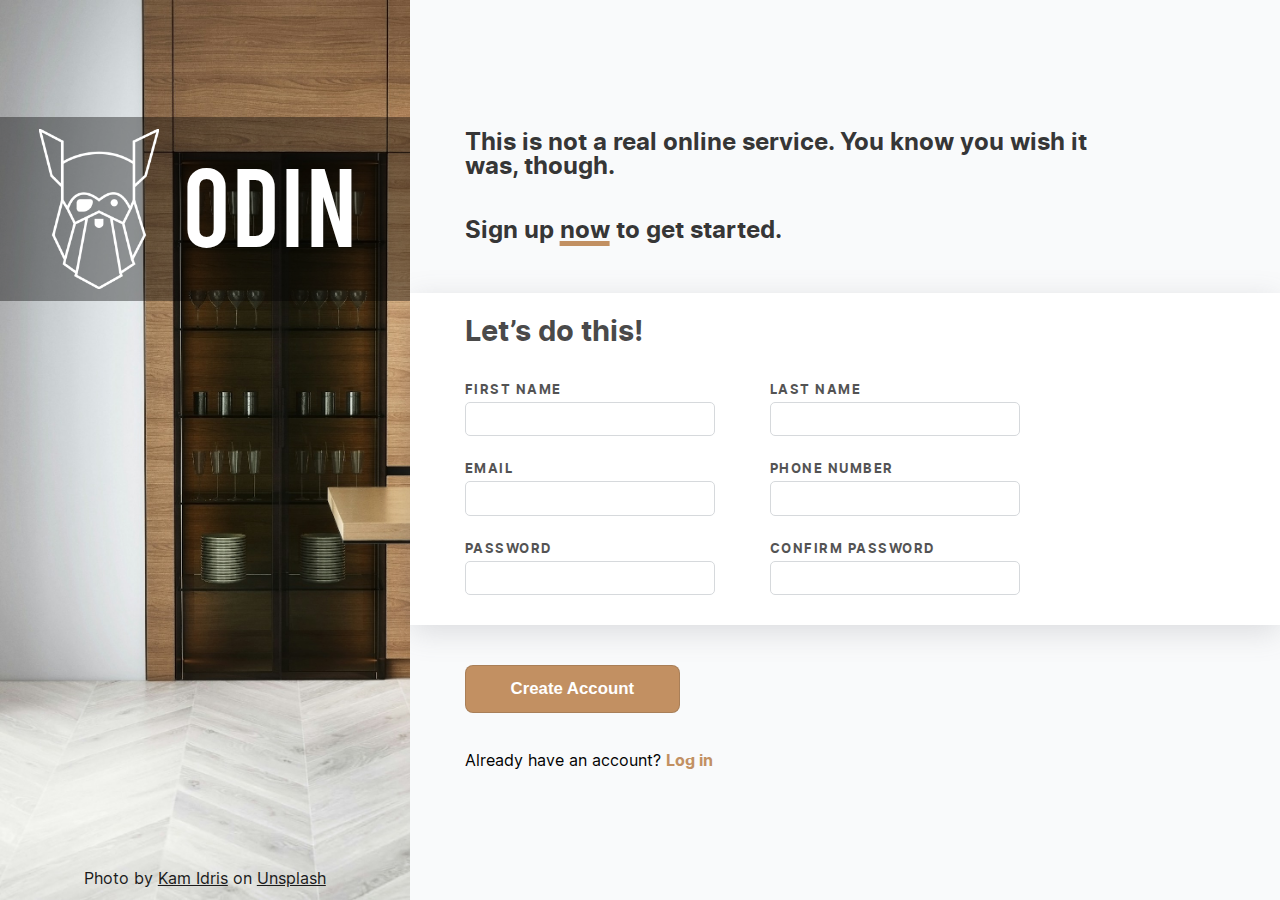
<file: index.html>
<!DOCTYPE html>
<html lang="en">

<head>
    <meta charset="UTF-8">
    <meta name="viewport" content="width=device-width, initial-scale=1.0">
    <title>Sign up</title>
    <link rel="stylesheet" href="style.css">
    <script src="javascript.js" defer></script>
</head>

<body>
    <div class="image-sidepanel">
        <div class="logo-container">
            <img src="imgs/odin-lined.png" alt="Odin project logo">
            <p>ODIN</p>
        </div>
        <p>Photo by
            <a href="https://unsplash.com/@ka_idris" target="_blank" rel="noopener noreferrer">Kam Idris</a>
            on <a href="https://unsplash.com" target="_blank" rel="noopener noreferrer">Unsplash</a>
        </p>
    </div>
    <div class="main-content">
        <h2>This is not a real online service. You know you wish it was, though.</h2>
        <h2>Sign up <span class="underlined">now</span> to get started.</h2>

        <form action="" method="post">
            <div class="form-body">
                <h2>Let&rsquo;s do this!</h2>
                <div class="form-row">
                    <div>
                        <label for="firstname">First name</label>
                        <input type="text" id="firstname" name="firstname" required>
                    </div>
                    <div>
                        <label for="lastname">Last name</label>
                        <input type="text" id="lastname" name="lastname" required>
                    </div>
                </div>

                <div class="form-row">
                    <div>
                        <label for="email">Email</label>
                        <input type="email" id="email" name="email" required>
                    </div>
                    <div>
                        <label for="tel">Phone number</label>
                        <input type="tel" id="tel" name="phonenumber" required>
                    </div>
                </div>

                <div class="form-row">
                    <div>
                        <label for="pass">Password</label>
                        <input type="password" id="pass" name="password" required>
                    </div>
                    <div>
                        <label for="confirmpass">Confirm password</label>
                        <input type="password" id="confirmpass" required>
                    </div>
                </div>
            </div>
            <button type="submit">Create Account</button>
        </form>

        <p class="login-text">Already have an account?
            <a href="/">Log in</a>
        </p>
    </div>

</body>

</html>
</file>
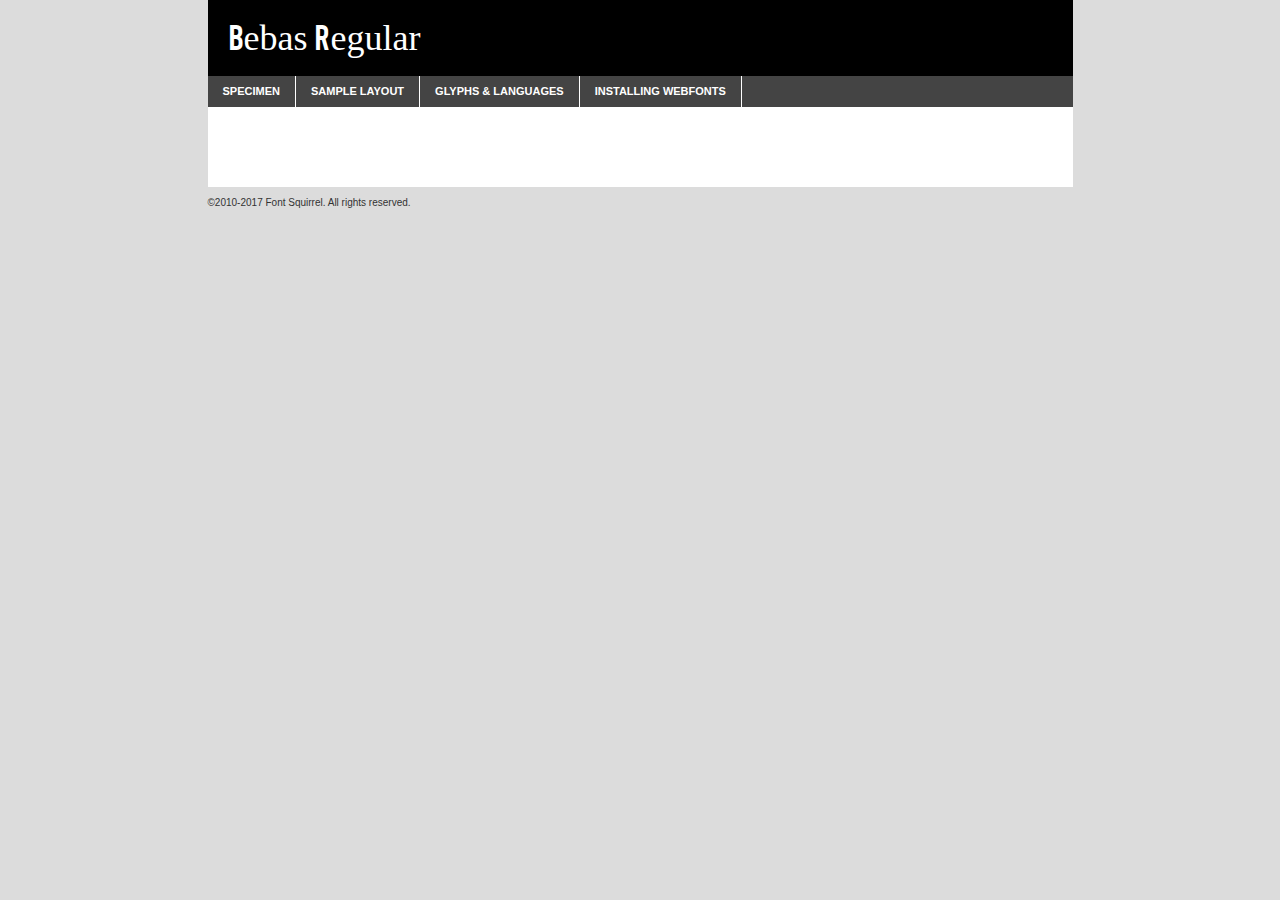
<file: fonts/bebas-regular-demo.html>
<!DOCTYPE html PUBLIC "-//W3C//DTD XHTML 1.0 Transitional//EN"
        "http://www.w3.org/TR/xhtml1/DTD/xhtml1-transitional.dtd">

<html xmlns="http://www.w3.org/1999/xhtml" xml:lang="en" lang="en">
<head>
    <meta http-equiv="Content-Type" content="text/html; charset=utf-8"/>
    <script src="http://ajax.googleapis.com/ajax/libs/jquery/1.7.2/jquery.min.js" type="text/javascript" charset="utf-8"></script>
    <script type="text/javascript">
		(function($) {
			$.fn.easyTabs = function(option) {
				var param = jQuery.extend({ fadeSpeed: 'fast', defaultContent: 1, activeClass: 'active' }, option);
				$(this).each(function() {
					var thisId = '#' + this.id;
					if ( param.defaultContent == '' )
					{
						param.defaultContent = 1;
					}
					if ( typeof param.defaultContent == 'number' )
					{
						var defaultTab = $(thisId + ' .tabs li:eq(' + (param.defaultContent - 1) + ') a').attr('href').substr(1);
					}
					else
					{
						var defaultTab = param.defaultContent;
					}
					$(thisId + ' .tabs li a').each(function() {
						var tabToHide = $(this).attr('href').substr(1);
						$('#' + tabToHide).addClass('easytabs-tab-content');
					});
					hideAll();
					changeContent(defaultTab);

					function hideAll() {$(thisId + ' .easytabs-tab-content').hide();}

					function changeContent(tabId)
					{
						hideAll();
						$(thisId + ' .tabs li').removeClass(param.activeClass);
						$(thisId + ' .tabs li a[href=#' + tabId + ']').closest('li').addClass(param.activeClass);
						if ( param.fadeSpeed != 'none' )
						{
							$(thisId + ' #' + tabId).fadeIn(param.fadeSpeed);
						}
						else
						{
							$(thisId + ' #' + tabId).show();
						}
					}

					$(thisId + ' .tabs li').click(function() {
						var tabId = $(this).find('a').attr('href').substr(1);
						changeContent(tabId);
						return false;
					});
				});
			}
		})(jQuery);
    </script>
    <link rel="stylesheet" href="specimen_files/specimen_stylesheet.css" type="text/css" charset="utf-8"/>
    <link rel="stylesheet" href="stylesheet.css" type="text/css" charset="utf-8"/>

    <style type="text/css">
        		body {
			font-family: 'bebasregular';
        		}

            </style>

    <title>Bebas Regular Specimen</title>


    <script type="text/javascript" charset="utf-8">
		$(document).ready(function() {
			$('#container').easyTabs({ defaultContent: 1 });
		});
    </script>
</head>

<body>
<div id="container">
    <div id="header">
		Bebas Regular    </div>
    <ul class="tabs">
        <li><a href="#specimen">Specimen</a></li>
        <li><a href="#layout">Sample Layout</a></li>
		        <li><a href="#glyphs">Glyphs &amp; Languages</a></li>
        <li><a href="#installing">Installing Webfonts</a></li>

    </ul>

    <div id="main_content">


        <div id="specimen">

            <div class="section">
                <div class="grid12 firstcol">
                    <div class="huge">AaBb</div>
                </div>
            </div>

            <div class="section">
                <div class="glyph_range">A&#x200B;B&#x200b;C&#x200b;D&#x200b;E&#x200b;F&#x200b;G&#x200b;H&#x200b;I&#x200b;J&#x200b;K&#x200b;L&#x200b;M&#x200b;N&#x200b;O&#x200b;P&#x200b;Q&#x200b;R&#x200b;S&#x200b;T&#x200b;U&#x200b;V&#x200b;W&#x200b;X&#x200b;Y&#x200b;Z&#x200b;a&#x200b;b&#x200b;c&#x200b;d&#x200b;e&#x200b;f&#x200b;g&#x200b;h&#x200b;i&#x200b;j&#x200b;k&#x200b;l&#x200b;m&#x200b;n&#x200b;o&#x200b;p&#x200b;q&#x200b;r&#x200b;s&#x200b;t&#x200b;u&#x200b;v&#x200b;w&#x200b;x&#x200b;y&#x200b;z&#x200b;1&#x200b;2&#x200b;3&#x200b;4&#x200b;5&#x200b;6&#x200b;7&#x200b;8&#x200b;9&#x200b;0&#x200b;&amp;&#x200b;.&#x200b;,&#x200b;?&#x200b;!&#x200b;&#64;&#x200b;(&#x200b;)&#x200b;#&#x200b;$&#x200b;%&#x200b;*&#x200b;+&#x200b;-&#x200b;=&#x200b;:&#x200b;;</div>
            </div>
            <div class="section">
                <div class="grid12 firstcol">
                    <table class="sample_table">
                        <tr>
                            <td>10</td>
                            <td class="size10">abcdefghijklmnopqrstuvwxyzABCDEFGHIJKLMNOPQRSTUVWXYZ0123456789abcdefghijklmnopqrstuvwxyzABCDEFGHIJKLMNOPQRSTUVWXYZ0123456789abcdefghijklmnopqrstuvwxyzABCDEFGHIJKLMNOPQRSTUVWXYZ</td>
                        </tr>
                        <tr>
                            <td>11</td>
                            <td class="size11">abcdefghijklmnopqrstuvwxyzABCDEFGHIJKLMNOPQRSTUVWXYZ0123456789abcdefghijklmnopqrstuvwxyzABCDEFGHIJKLMNOPQRSTUVWXYZ0123456789abcdefghijklmnopqrstuvwxyzABCDEFGHIJKLMNOPQRSTUVWXYZ</td>
                        </tr>
                        <tr>
                            <td>12</td>
                            <td class="size12">abcdefghijklmnopqrstuvwxyzABCDEFGHIJKLMNOPQRSTUVWXYZ0123456789abcdefghijklmnopqrstuvwxyzABCDEFGHIJKLMNOPQRSTUVWXYZ0123456789abcdefghijklmnopqrstuvwxyzABCDEFGHIJKLMNOPQRSTUVWXYZ</td>
                        </tr>
                        <tr>
                            <td>13</td>
                            <td class="size13">abcdefghijklmnopqrstuvwxyzABCDEFGHIJKLMNOPQRSTUVWXYZ0123456789abcdefghijklmnopqrstuvwxyzABCDEFGHIJKLMNOPQRSTUVWXYZ0123456789abcdefghijklmnopqrstuvwxyzABCDEFGHIJKLMNOPQRSTUVWXYZ</td>
                        </tr>
                        <tr>
                            <td>14</td>
                            <td class="size14">abcdefghijklmnopqrstuvwxyzABCDEFGHIJKLMNOPQRSTUVWXYZ0123456789abcdefghijklmnopqrstuvwxyzABCDEFGHIJKLMNOPQRSTUVWXYZ0123456789abcdefghijklmnopqrstuvwxyzABCDEFGHIJKLMNOPQRSTUVWXYZ</td>
                        </tr>
                        <tr>
                            <td>16</td>
                            <td class="size16">abcdefghijklmnopqrstuvwxyzABCDEFGHIJKLMNOPQRSTUVWXYZ0123456789abcdefghijklmnopqrstuvwxyzABCDEFGHIJKLMNOPQRSTUVWXYZ</td>
                        </tr>
                        <tr>
                            <td>18</td>
                            <td class="size18">abcdefghijklmnopqrstuvwxyzABCDEFGHIJKLMNOPQRSTUVWXYZ0123456789abcdefghijklmnopqrstuvwxyzABCDEFGHIJKLMNOPQRSTUVWXYZ</td>
                        </tr>
                        <tr>
                            <td>20</td>
                            <td class="size20">abcdefghijklmnopqrstuvwxyzABCDEFGHIJKLMNOPQRSTUVWXYZ0123456789abcdefghijklmnopqrstuvwxyzABCDEFGHIJKLMNOPQRSTUVWXYZ</td>
                        </tr>
                        <tr>
                            <td>24</td>
                            <td class="size24">abcdefghijklmnopqrstuvwxyzABCDEFGHIJKLMNOPQRSTUVWXYZ0123456789abcdefghijklmnopqrstuvwxyzABCDEFGHIJKLMNOPQRSTUVWXYZ</td>
                        </tr>
                        <tr>
                            <td>30</td>
                            <td class="size30">abcdefghijklmnopqrstuvwxyzABCDEFGHIJKLMNOPQRSTUVWXYZ0123456789abcdefghijklmnopqrstuvwxyzABCDEFGHIJKLMNOPQRSTUVWXYZ</td>
                        </tr>
                        <tr>
                            <td>36</td>
                            <td class="size36">abcdefghijklmnopqrstuvwxyzABCDEFGHIJKLMNOPQRSTUVWXYZ0123456789abcdefghijklmnopqrstuvwxyzABCDEFGHIJKLMNOPQRSTUVWXYZ</td>
                        </tr>
                        <tr>
                            <td>48</td>
                            <td class="size48">abcdefghijklmnopqrstuvwxyzABCDEFGHIJKLMNOPQRSTUVWXYZ0123456789abcdefghijklmnopqrstuvwxyzABCDEFGHIJKLMNOPQRSTUVWXYZ</td>
                        </tr>
                        <tr>
                            <td>60</td>
                            <td class="size60">abcdefghijklmnopqrstuvwxyzABCDEFGHIJKLMNOPQRSTUVWXYZ0123456789abcdefghijklmnopqrstuvwxyzABCDEFGHIJKLMNOPQRSTUVWXYZ</td>
                        </tr>
                        <tr>
                            <td>72</td>
                            <td class="size72">abcdefghijklmnopqrstuvwxyzABCDEFGHIJKLMNOPQRSTUVWXYZ0123456789abcdefghijklmnopqrstuvwxyzABCDEFGHIJKLMNOPQRSTUVWXYZ</td>
                        </tr>
                        <tr>
                            <td>90</td>
                            <td class="size90">abcdefghijklmnopqrstuvwxyzABCDEFGHIJKLMNOPQRSTUVWXYZ0123456789abcdefghijklmnopqrstuvwxyzABCDEFGHIJKLMNOPQRSTUVWXYZ</td>
                        </tr>
                    </table>

                </div>

            </div>


            <div class="section" id="bodycomparison">


                <div id="xheight">
                    <div class="fontbody">&#x25FC;&#x25FC;&#x25FC;&#x25FC;&#x25FC;&#x25FC;&#x25FC;&#x25FC;&#x25FC;&#x25FC;&#x25FC;&#x25FC;&#x25FC;&#x25FC;&#x25FC;&#x25FC;&#x25FC;&#x25FC;&#x25FC;&#x25FC;&#x25FC;&#x25FC;&#x25FC;&#x25FC;&#x25FC;&#x25FC;&#x25FC;&#x25FC;&#x25FC;&#x25FC;&#x25FC;&#x25FC;&#x25FC;&#x25FC;&#x25FC;&#x25FC;&#x25FC;&#x25FC;&#x25FC;&#x25FC;&#x25FC;&#x25FC;&#x25FC;&#x25FC;&#x25FC;&#x25FC;&#x25FC;&#x25FC;&#x25FC;&#x25FC;&#x25FC;&#x25FC;&#x25FC;&#x25FC;&#x25FC;&#x25FC;&#x25FC;&#x25FC;&#x25FC;&#x25FC;&#x25FC;&#x25FC;&#x25FC;&#x25FC;&#x25FC;&#x25FC;&#x25FC;&#x25FC;&#x25FC;&#x25FC;&#x25FC;&#x25FC;&#x25FC;&#x25FC;&#x25FC;&#x25FC;&#x25FC;&#x25FC;&#x25FC;&#x25FC;&#x25FC;&#x25FC;&#x25FC;&#x25FC;&#x25FC;&#x25FC;&#x25FC;&#x25FC;&#x25FC;&#x25FC;&#x25FC;&#x25FC;&#x25FC;&#x25FC;&#x25FC;&#x25FC;&#x25FC;&#x25FC;&#x25FC;body</div>
                    <div class="arialbody">body</div>
                    <div class="verdanabody">body</div>
                    <div class="georgiabody">body</div>
                </div>
                <div class="fontbody" style="z-index:1">
                    body<span>Bebas Regular</span>
                </div>
                <div class="arialbody" style="z-index:1">
                    body<span>Arial</span>
                </div>
                <div class="verdanabody" style="z-index:1">
                    body<span>Verdana</span>
                </div>
                <div class="georgiabody" style="z-index:1">
                    body<span>Georgia</span>
                </div>


            </div>


            <div class="section psample psample_row1" id="">

                <div class="grid2 firstcol">
                    <p class="size10"><span>10.</span>Aenean lacinia bibendum nulla sed consectetur. Fusce dapibus, tellus ac cursus commodo, tortor mauris condimentum nibh, ut fermentum massa justo sit amet risus. Nullam id dolor id nibh ultricies vehicula ut id elit. Cum sociis natoque penatibus et magnis dis parturient montes, nascetur ridiculus mus. Nulla vitae elit libero, a pharetra augue.</p>

                </div>
                <div class="grid3">
                    <p class="size11"><span>11.</span>Aenean lacinia bibendum nulla sed consectetur. Fusce dapibus, tellus ac cursus commodo, tortor mauris condimentum nibh, ut fermentum massa justo sit amet risus. Nullam id dolor id nibh ultricies vehicula ut id elit. Cum sociis natoque penatibus et magnis dis parturient montes, nascetur ridiculus mus. Nulla vitae elit libero, a pharetra augue.</p>

                </div>
                <div class="grid3">
                    <p class="size12"><span>12.</span>Aenean lacinia bibendum nulla sed consectetur. Fusce dapibus, tellus ac cursus commodo, tortor mauris condimentum nibh, ut fermentum massa justo sit amet risus. Nullam id dolor id nibh ultricies vehicula ut id elit. Cum sociis natoque penatibus et magnis dis parturient montes, nascetur ridiculus mus. Nulla vitae elit libero, a pharetra augue.</p>

                </div>
                <div class="grid4">
                    <p class="size13"><span>13.</span>Aenean lacinia bibendum nulla sed consectetur. Fusce dapibus, tellus ac cursus commodo, tortor mauris condimentum nibh, ut fermentum massa justo sit amet risus. Nullam id dolor id nibh ultricies vehicula ut id elit. Cum sociis natoque penatibus et magnis dis parturient montes, nascetur ridiculus mus. Nulla vitae elit libero, a pharetra augue.</p>

                </div>
                <div class="white_blend"></div>

            </div>
            <div class="section psample psample_row2" id="">
                <div class="grid3 firstcol">
                    <p class="size14"><span>14.</span>Aenean lacinia bibendum nulla sed consectetur. Fusce dapibus, tellus ac cursus commodo, tortor mauris condimentum nibh, ut fermentum massa justo sit amet risus. Nullam id dolor id nibh ultricies vehicula ut id elit. Cum sociis natoque penatibus et magnis dis parturient montes, nascetur ridiculus mus. Nulla vitae elit libero, a pharetra augue.</p>

                </div>
                <div class="grid4">
                    <p class="size16"><span>16.</span>Aenean lacinia bibendum nulla sed consectetur. Fusce dapibus, tellus ac cursus commodo, tortor mauris condimentum nibh, ut fermentum massa justo sit amet risus. Nullam id dolor id nibh ultricies vehicula ut id elit. Cum sociis natoque penatibus et magnis dis parturient montes, nascetur ridiculus mus. Nulla vitae elit libero, a pharetra augue.</p>

                </div>
                <div class="grid5">
                    <p class="size18"><span>18.</span>Aenean lacinia bibendum nulla sed consectetur. Fusce dapibus, tellus ac cursus commodo, tortor mauris condimentum nibh, ut fermentum massa justo sit amet risus. Nullam id dolor id nibh ultricies vehicula ut id elit. Cum sociis natoque penatibus et magnis dis parturient montes, nascetur ridiculus mus. Nulla vitae elit libero, a pharetra augue.</p>

                </div>

                <div class="white_blend"></div>

            </div>

            <div class="section psample psample_row3" id="">
                <div class="grid5 firstcol">
                    <p class="size20"><span>20.</span>Aenean lacinia bibendum nulla sed consectetur. Fusce dapibus, tellus ac cursus commodo, tortor mauris condimentum nibh, ut fermentum massa justo sit amet risus. Nullam id dolor id nibh ultricies vehicula ut id elit. Cum sociis natoque penatibus et magnis dis parturient montes, nascetur ridiculus mus. Nulla vitae elit libero, a pharetra augue.</p>
                </div>
                <div class="grid7">
                    <p class="size24"><span>24.</span>Aenean lacinia bibendum nulla sed consectetur. Fusce dapibus, tellus ac cursus commodo, tortor mauris condimentum nibh, ut fermentum massa justo sit amet risus. Nullam id dolor id nibh ultricies vehicula ut id elit. Cum sociis natoque penatibus et magnis dis parturient montes, nascetur ridiculus mus. Nulla vitae elit libero, a pharetra augue.</p>
                </div>

                <div class="white_blend"></div>

            </div>

            <div class="section psample psample_row4" id="">
                <div class="grid12 firstcol">
                    <p class="size30"><span>30.</span>Aenean lacinia bibendum nulla sed consectetur. Fusce dapibus, tellus ac cursus commodo, tortor mauris condimentum nibh, ut fermentum massa justo sit amet risus. Nullam id dolor id nibh ultricies vehicula ut id elit. Cum sociis natoque penatibus et magnis dis parturient montes, nascetur ridiculus mus. Nulla vitae elit libero, a pharetra augue.</p>
                </div>
                <div class="white_blend"></div>

            </div>


            <div class="section psample psample_row1 fullreverse">
                <div class="grid2 firstcol">
                    <p class="size10"><span>10.</span>Aenean lacinia bibendum nulla sed consectetur. Fusce dapibus, tellus ac cursus commodo, tortor mauris condimentum nibh, ut fermentum massa justo sit amet risus. Nullam id dolor id nibh ultricies vehicula ut id elit. Cum sociis natoque penatibus et magnis dis parturient montes, nascetur ridiculus mus. Nulla vitae elit libero, a pharetra augue.</p>

                </div>
                <div class="grid3">
                    <p class="size11"><span>11.</span>Aenean lacinia bibendum nulla sed consectetur. Fusce dapibus, tellus ac cursus commodo, tortor mauris condimentum nibh, ut fermentum massa justo sit amet risus. Nullam id dolor id nibh ultricies vehicula ut id elit. Cum sociis natoque penatibus et magnis dis parturient montes, nascetur ridiculus mus. Nulla vitae elit libero, a pharetra augue.</p>

                </div>
                <div class="grid3">
                    <p class="size12"><span>12.</span>Aenean lacinia bibendum nulla sed consectetur. Fusce dapibus, tellus ac cursus commodo, tortor mauris condimentum nibh, ut fermentum massa justo sit amet risus. Nullam id dolor id nibh ultricies vehicula ut id elit. Cum sociis natoque penatibus et magnis dis parturient montes, nascetur ridiculus mus. Nulla vitae elit libero, a pharetra augue.</p>

                </div>
                <div class="grid4">
                    <p class="size13"><span>13.</span>Aenean lacinia bibendum nulla sed consectetur. Fusce dapibus, tellus ac cursus commodo, tortor mauris condimentum nibh, ut fermentum massa justo sit amet risus. Nullam id dolor id nibh ultricies vehicula ut id elit. Cum sociis natoque penatibus et magnis dis parturient montes, nascetur ridiculus mus. Nulla vitae elit libero, a pharetra augue.</p>

                </div>
                <div class="black_blend"></div>

            </div>

            <div class="section psample psample_row2 fullreverse">
                <div class="grid3 firstcol">
                    <p class="size14"><span>14.</span>Aenean lacinia bibendum nulla sed consectetur. Fusce dapibus, tellus ac cursus commodo, tortor mauris condimentum nibh, ut fermentum massa justo sit amet risus. Nullam id dolor id nibh ultricies vehicula ut id elit. Cum sociis natoque penatibus et magnis dis parturient montes, nascetur ridiculus mus. Nulla vitae elit libero, a pharetra augue.</p>

                </div>
                <div class="grid4">
                    <p class="size16"><span>16.</span>Aenean lacinia bibendum nulla sed consectetur. Fusce dapibus, tellus ac cursus commodo, tortor mauris condimentum nibh, ut fermentum massa justo sit amet risus. Nullam id dolor id nibh ultricies vehicula ut id elit. Cum sociis natoque penatibus et magnis dis parturient montes, nascetur ridiculus mus. Nulla vitae elit libero, a pharetra augue.</p>

                </div>
                <div class="grid5">
                    <p class="size18"><span>18.</span>Aenean lacinia bibendum nulla sed consectetur. Fusce dapibus, tellus ac cursus commodo, tortor mauris condimentum nibh, ut fermentum massa justo sit amet risus. Nullam id dolor id nibh ultricies vehicula ut id elit. Cum sociis natoque penatibus et magnis dis parturient montes, nascetur ridiculus mus. Nulla vitae elit libero, a pharetra augue.</p>

                </div>
                <div class="black_blend"></div>

            </div>

            <div class="section psample fullreverse psample_row3" id="">
                <div class="grid5 firstcol">
                    <p class="size20"><span>20.</span>Aenean lacinia bibendum nulla sed consectetur. Fusce dapibus, tellus ac cursus commodo, tortor mauris condimentum nibh, ut fermentum massa justo sit amet risus. Nullam id dolor id nibh ultricies vehicula ut id elit. Cum sociis natoque penatibus et magnis dis parturient montes, nascetur ridiculus mus. Nulla vitae elit libero, a pharetra augue.</p>
                </div>
                <div class="grid7">
                    <p class="size24"><span>24.</span>Aenean lacinia bibendum nulla sed consectetur. Fusce dapibus, tellus ac cursus commodo, tortor mauris condimentum nibh, ut fermentum massa justo sit amet risus. Nullam id dolor id nibh ultricies vehicula ut id elit. Cum sociis natoque penatibus et magnis dis parturient montes, nascetur ridiculus mus. Nulla vitae elit libero, a pharetra augue.</p>
                </div>

                <div class="black_blend"></div>

            </div>

            <div class="section psample fullreverse psample_row4" id="" style="border-bottom: 20px #000 solid;">
                <div class="grid12 firstcol">
                    <p class="size30"><span>30.</span>Aenean lacinia bibendum nulla sed consectetur. Fusce dapibus, tellus ac cursus commodo, tortor mauris condimentum nibh, ut fermentum massa justo sit amet risus. Nullam id dolor id nibh ultricies vehicula ut id elit. Cum sociis natoque penatibus et magnis dis parturient montes, nascetur ridiculus mus. Nulla vitae elit libero, a pharetra augue.</p>
                </div>
                <div class="black_blend"></div>

            </div>


        </div>

        <div id="layout">

            <div class="section">

                <div class="grid12 firstcol">
                    <h1>Lorem Ipsum Dolor</h1>
                    <h2>Etiam porta sem malesuada magna mollis euismod</h2>

                    <p class="byline">By <a href="#link">Aenean Lacinia</a></p>
                </div>
            </div>
            <div class="section">
                <div class="grid8 firstcol">
                    <p class="large">Donec sed odio dui. Morbi leo risus, porta ac consectetur ac, vestibulum at eros. Fusce dapibus, tellus ac cursus commodo, tortor mauris condimentum nibh, ut fermentum massa justo sit amet risus. </p>


                    <h3>Pellentesque ornare sem</h3>

                    <p>Maecenas sed diam eget risus varius blandit sit amet non magna. Maecenas faucibus mollis interdum. Donec ullamcorper nulla non metus auctor fringilla. Nullam id dolor id nibh ultricies vehicula ut id elit. Nullam id dolor id nibh ultricies vehicula ut id elit. </p>

                    <p>Aenean eu leo quam. Pellentesque ornare sem lacinia quam venenatis vestibulum. Lorem ipsum dolor sit amet, consectetur adipiscing elit. Cum sociis natoque penatibus et magnis dis parturient montes, nascetur ridiculus mus. </p>

                    <p>Nulla vitae elit libero, a pharetra augue. Praesent commodo cursus magna, vel scelerisque nisl consectetur et. Aenean lacinia bibendum nulla sed consectetur. </p>

                    <p>Nullam quis risus eget urna mollis ornare vel eu leo. Nullam quis risus eget urna mollis ornare vel eu leo. Maecenas sed diam eget risus varius blandit sit amet non magna. Donec ullamcorper nulla non metus auctor fringilla. </p>

                    <h3>Cras mattis consectetur</h3>

                    <p>Aenean eu leo quam. Pellentesque ornare sem lacinia quam venenatis vestibulum. Aenean lacinia bibendum nulla sed consectetur. Integer posuere erat a ante venenatis dapibus posuere velit aliquet. Cras mattis consectetur purus sit amet fermentum. </p>

                    <p>Nullam id dolor id nibh ultricies vehicula ut id elit. Nullam quis risus eget urna mollis ornare vel eu leo. Cras mattis consectetur purus sit amet fermentum.</p>
                </div>

                <div class="grid4 sidebar">

                    <div class="box reverse">
                        <p class="last">Nullam quis risus eget urna mollis ornare vel eu leo. Donec ullamcorper nulla non metus auctor fringilla. Cras mattis consectetur purus sit amet fermentum. Sed posuere consectetur est at lobortis. Lorem ipsum dolor sit amet, consectetur adipiscing elit. </p>
                    </div>

                    <p class="caption">Maecenas sed diam eget risus varius.</p>

                    <p>Vestibulum id ligula porta felis euismod semper. Integer posuere erat a ante venenatis dapibus posuere velit aliquet. Vestibulum id ligula porta felis euismod semper. Sed posuere consectetur est at lobortis. Maecenas sed diam eget risus varius blandit sit amet non magna. Fusce dapibus, tellus ac cursus commodo, tortor mauris condimentum nibh, ut fermentum massa justo sit amet risus. </p>


                    <p>Duis mollis, est non commodo luctus, nisi erat porttitor ligula, eget lacinia odio sem nec elit. Aenean lacinia bibendum nulla sed consectetur. Vivamus sagittis lacus vel augue laoreet rutrum faucibus dolor auctor. Aenean lacinia bibendum nulla sed consectetur. Nullam quis risus eget urna mollis ornare vel eu leo. </p>

                    <p>Praesent commodo cursus magna, vel scelerisque nisl consectetur et. Donec ullamcorper nulla non metus auctor fringilla. Maecenas faucibus mollis interdum. Fusce dapibus, tellus ac cursus commodo, tortor mauris condimentum nibh, ut fermentum massa justo sit amet risus. </p>

                </div>
            </div>

        </div>


		

        <div id="glyphs">
            <div class="section">
                <div class="grid12 firstcol">

                    <h1>Language Support</h1>
                    <p>The subset of Bebas Regular in this kit supports the following languages:<br/>

						                    </p>
                    <h1>Glyph Chart</h1>
                    <p>The subset of Bebas Regular in this kit includes all the glyphs listed below. Unicode entities are included above each glyph to help you insert individual characters into your layout.</p>
                    <div id="glyph_chart">

																				                                <div><p>&amp;#13;</p>&#13;</div>
																				                                <div><p>&amp;#32;</p>&#32;</div>
																				                                <div><p>&amp;#33;</p>&#33;</div>
																				                                <div><p>&amp;#34;</p>&#34;</div>
																				                                <div><p>&amp;#35;</p>&#35;</div>
																				                                <div><p>&amp;#36;</p>&#36;</div>
																				                                <div><p>&amp;#37;</p>&#37;</div>
																				                                <div><p>&amp;#38;</p>&#38;</div>
																				                                <div><p>&amp;#39;</p>&#39;</div>
																				                                <div><p>&amp;#40;</p>&#40;</div>
																				                                <div><p>&amp;#41;</p>&#41;</div>
																				                                <div><p>&amp;#42;</p>&#42;</div>
																				                                <div><p>&amp;#43;</p>&#43;</div>
																				                                <div><p>&amp;#44;</p>&#44;</div>
																				                                <div><p>&amp;#45;</p>&#45;</div>
																				                                <div><p>&amp;#46;</p>&#46;</div>
																				                                <div><p>&amp;#47;</p>&#47;</div>
																				                                <div><p>&amp;#48;</p>&#48;</div>
																				                                <div><p>&amp;#49;</p>&#49;</div>
																				                                <div><p>&amp;#50;</p>&#50;</div>
																				                                <div><p>&amp;#51;</p>&#51;</div>
																				                                <div><p>&amp;#52;</p>&#52;</div>
																				                                <div><p>&amp;#53;</p>&#53;</div>
																				                                <div><p>&amp;#54;</p>&#54;</div>
																				                                <div><p>&amp;#55;</p>&#55;</div>
																				                                <div><p>&amp;#56;</p>&#56;</div>
																				                                <div><p>&amp;#57;</p>&#57;</div>
																				                                <div><p>&amp;#58;</p>&#58;</div>
																				                                <div><p>&amp;#59;</p>&#59;</div>
																				                                <div><p>&amp;#60;</p>&#60;</div>
																				                                <div><p>&amp;#61;</p>&#61;</div>
																				                                <div><p>&amp;#62;</p>&#62;</div>
																				                                <div><p>&amp;#63;</p>&#63;</div>
																				                                <div><p>&amp;#64;</p>&#64;</div>
																				                                <div><p>&amp;#65;</p>&#65;</div>
																				                                <div><p>&amp;#66;</p>&#66;</div>
																				                                <div><p>&amp;#67;</p>&#67;</div>
																				                                <div><p>&amp;#68;</p>&#68;</div>
																				                                <div><p>&amp;#69;</p>&#69;</div>
																				                                <div><p>&amp;#70;</p>&#70;</div>
																				                                <div><p>&amp;#71;</p>&#71;</div>
																				                                <div><p>&amp;#72;</p>&#72;</div>
																				                                <div><p>&amp;#73;</p>&#73;</div>
																				                                <div><p>&amp;#74;</p>&#74;</div>
																				                                <div><p>&amp;#75;</p>&#75;</div>
																				                                <div><p>&amp;#76;</p>&#76;</div>
																				                                <div><p>&amp;#77;</p>&#77;</div>
																				                                <div><p>&amp;#78;</p>&#78;</div>
																				                                <div><p>&amp;#79;</p>&#79;</div>
																				                                <div><p>&amp;#80;</p>&#80;</div>
																				                                <div><p>&amp;#81;</p>&#81;</div>
																				                                <div><p>&amp;#82;</p>&#82;</div>
																				                                <div><p>&amp;#83;</p>&#83;</div>
																				                                <div><p>&amp;#84;</p>&#84;</div>
																				                                <div><p>&amp;#85;</p>&#85;</div>
																				                                <div><p>&amp;#86;</p>&#86;</div>
																				                                <div><p>&amp;#87;</p>&#87;</div>
																				                                <div><p>&amp;#88;</p>&#88;</div>
																				                                <div><p>&amp;#89;</p>&#89;</div>
																				                                <div><p>&amp;#90;</p>&#90;</div>
																				                                <div><p>&amp;#91;</p>&#91;</div>
																				                                <div><p>&amp;#92;</p>&#92;</div>
																				                                <div><p>&amp;#93;</p>&#93;</div>
																				                                <div><p>&amp;#94;</p>&#94;</div>
																				                                <div><p>&amp;#95;</p>&#95;</div>
																				                                <div><p>&amp;#96;</p>&#96;</div>
																				                                <div><p>&amp;#123;</p>&#123;</div>
																				                                <div><p>&amp;#124;</p>&#124;</div>
																				                                <div><p>&amp;#125;</p>&#125;</div>
																				                                <div><p>&amp;#126;</p>&#126;</div>
																				                                <div><p>&amp;#160;</p>&#160;</div>
																				                                <div><p>&amp;#162;</p>&#162;</div>
																				                                <div><p>&amp;#163;</p>&#163;</div>
																				                                <div><p>&amp;#166;</p>&#166;</div>
																				                                <div><p>&amp;#173;</p>&#173;</div>
																				                                <div><p>&amp;#183;</p>&#183;</div>
																				                                <div><p>&amp;#8192;</p>&#8192;</div>
																				                                <div><p>&amp;#8193;</p>&#8193;</div>
																				                                <div><p>&amp;#8194;</p>&#8194;</div>
																				                                <div><p>&amp;#8195;</p>&#8195;</div>
																				                                <div><p>&amp;#8196;</p>&#8196;</div>
																				                                <div><p>&amp;#8197;</p>&#8197;</div>
																				                                <div><p>&amp;#8198;</p>&#8198;</div>
																				                                <div><p>&amp;#8199;</p>&#8199;</div>
																				                                <div><p>&amp;#8200;</p>&#8200;</div>
																				                                <div><p>&amp;#8201;</p>&#8201;</div>
																				                                <div><p>&amp;#8202;</p>&#8202;</div>
																				                                <div><p>&amp;#8208;</p>&#8208;</div>
																				                                <div><p>&amp;#8209;</p>&#8209;</div>
																				                                <div><p>&amp;#8210;</p>&#8210;</div>
																				                                <div><p>&amp;#8211;</p>&#8211;</div>
																				                                <div><p>&amp;#8212;</p>&#8212;</div>
																				                                <div><p>&amp;#8216;</p>&#8216;</div>
																				                                <div><p>&amp;#8217;</p>&#8217;</div>
																				                                <div><p>&amp;#8218;</p>&#8218;</div>
																				                                <div><p>&amp;#8220;</p>&#8220;</div>
																				                                <div><p>&amp;#8221;</p>&#8221;</div>
																				                                <div><p>&amp;#8222;</p>&#8222;</div>
																				                                <div><p>&amp;#8226;</p>&#8226;</div>
																				                                <div><p>&amp;#8239;</p>&#8239;</div>
																				                                <div><p>&amp;#8287;</p>&#8287;</div>
																				                                <div><p>&amp;#9724;</p>&#9724;</div>
																																													                    </div>
                </div>


            </div>
        </div>


        <div id="specs">

        </div>

        <div id="installing">
            <div class="section">
                <div class="grid7 firstcol">
                    <h1>Installing Webfonts</h1>

                    <p>Webfonts are supported by all major browser platforms but not all in the same way. There are currently four different font formats that must be included in order to target all browsers. This includes TTF, WOFF, EOT and SVG.</p>

                    <h2>1. Upload your webfonts</h2>
                    <p>You must upload your webfont kit to your website. They should be in or near the same directory as your CSS files.</p>

                    <h2>2. Include the webfont stylesheet</h2>
                    <p>A special CSS @font-face declaration helps the various browsers select the appropriate font it needs without causing you a bunch of headaches. Learn more about this syntax by reading the <a href="https://www.fontspring.com/blog/further-hardening-of-the-bulletproof-syntax">Fontspring blog post</a> about it. The code for it is as follows:</p>


                    <code>
                        @font-face{
                        font-family: 'MyWebFont';
                        src: url('WebFont.eot');
                        src: url('WebFont.eot?#iefix') format('embedded-opentype'),
                        url('WebFont.woff') format('woff'),
                        url('WebFont.ttf') format('truetype'),
                        url('WebFont.svg#webfont') format('svg');
                        }
                    </code>

                    <p>We've already gone ahead and generated the code for you. All you have to do is link to the stylesheet in your HTML, like this:</p>
                    <code>&lt;link rel=&quot;stylesheet&quot; href=&quot;stylesheet.css&quot; type=&quot;text/css&quot; charset=&quot;utf-8&quot; /&gt;</code>

                    <h2>3. Modify your own stylesheet</h2>
                    <p>To take advantage of your new fonts, you must tell your stylesheet to use them. Look at the original @font-face declaration above and find the property called "font-family." The name linked there will be what you use to reference the font. Prepend that webfont name to the font stack in the "font-family" property, inside the selector you want to change. For example:</p>
                    <code>p { font-family: 'WebFont', Arial, sans-serif; }</code>

                    <h2>4. Test</h2>
                    <p>Getting webfonts to work cross-browser <em>can</em> be tricky. Use the information in the sidebar to help you if you find that fonts aren't loading in a particular browser.</p>
                </div>

                <div class="grid5 sidebar">
                    <div class="box">
                        <h2>Troubleshooting<br/>Font-Face Problems</h2>
                        <p>Having trouble getting your webfonts to load in your new website? Here are some tips to sort out what might be the problem.</p>

                        <h3>Fonts not showing in any browser</h3>

                        <p>This sounds like you need to work on the plumbing. You either did not upload the fonts to the correct directory, or you did not link the fonts properly in the CSS. If you've confirmed that all this is correct and you still have a problem, take a look at your .htaccess file and see if requests are getting intercepted.</p>

                        <h3>Fonts not loading in iPhone or iPad</h3>

                        <p>The most common problem here is that you are serving the fonts from an IIS server. IIS refuses to serve files that have unknown MIME types. If that is the case, you must set the MIME type for SVG to "image/svg+xml" in the server settings. Follow these instructions from Microsoft if you need help.</p>

                        <h3>Fonts not loading in Firefox</h3>

                        <p>The primary reason for this failure? You are still using a version Firefox older than 3.5. So upgrade already! If that isn't it, then you are very likely serving fonts from a different domain. Firefox requires that all font assets be served from the same domain. Lastly it is possible that you need to add WOFF to your list of MIME types (if you are serving via IIS.)</p>

                        <h3>Fonts not loading in IE</h3>

                        <p>Are you looking at Internet Explorer on an actual Windows machine or are you cheating by using a service like Adobe BrowserLab? Many of these screenshot services do not render @font-face for IE. Best to test it on a real machine.</p>

                        <h3>Fonts not loading in IE9</h3>

                        <p>IE9, like Firefox, requires that fonts be served from the same domain as the website. Make sure that is the case.</p>
                    </div>
                </div>
            </div>

        </div>

    </div>
    <div id="footer">
        <p>&copy;2010-2017 Font Squirrel. All rights reserved.</p>
    </div>
</div>
</body>
</html>
</file>
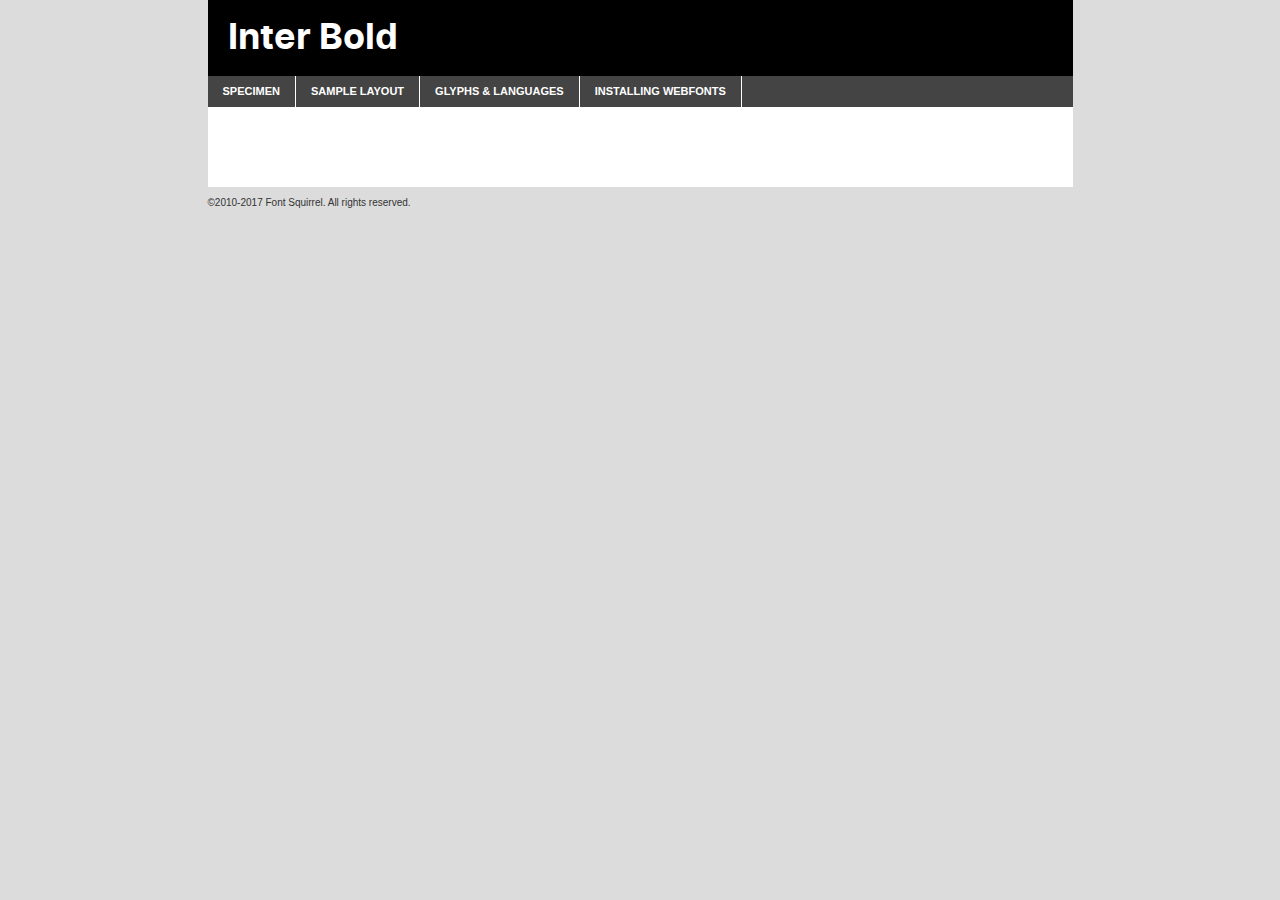
<file: fonts/inter-bold-demo.html>
<!DOCTYPE html PUBLIC "-//W3C//DTD XHTML 1.0 Transitional//EN"
        "http://www.w3.org/TR/xhtml1/DTD/xhtml1-transitional.dtd">

<html xmlns="http://www.w3.org/1999/xhtml" xml:lang="en" lang="en">
<head>
    <meta http-equiv="Content-Type" content="text/html; charset=utf-8"/>
    <script src="http://ajax.googleapis.com/ajax/libs/jquery/1.7.2/jquery.min.js" type="text/javascript" charset="utf-8"></script>
    <script type="text/javascript">
		(function($) {
			$.fn.easyTabs = function(option) {
				var param = jQuery.extend({ fadeSpeed: 'fast', defaultContent: 1, activeClass: 'active' }, option);
				$(this).each(function() {
					var thisId = '#' + this.id;
					if ( param.defaultContent == '' )
					{
						param.defaultContent = 1;
					}
					if ( typeof param.defaultContent == 'number' )
					{
						var defaultTab = $(thisId + ' .tabs li:eq(' + (param.defaultContent - 1) + ') a').attr('href').substr(1);
					}
					else
					{
						var defaultTab = param.defaultContent;
					}
					$(thisId + ' .tabs li a').each(function() {
						var tabToHide = $(this).attr('href').substr(1);
						$('#' + tabToHide).addClass('easytabs-tab-content');
					});
					hideAll();
					changeContent(defaultTab);

					function hideAll() {$(thisId + ' .easytabs-tab-content').hide();}

					function changeContent(tabId)
					{
						hideAll();
						$(thisId + ' .tabs li').removeClass(param.activeClass);
						$(thisId + ' .tabs li a[href=#' + tabId + ']').closest('li').addClass(param.activeClass);
						if ( param.fadeSpeed != 'none' )
						{
							$(thisId + ' #' + tabId).fadeIn(param.fadeSpeed);
						}
						else
						{
							$(thisId + ' #' + tabId).show();
						}
					}

					$(thisId + ' .tabs li').click(function() {
						var tabId = $(this).find('a').attr('href').substr(1);
						changeContent(tabId);
						return false;
					});
				});
			}
		})(jQuery);
    </script>
    <link rel="stylesheet" href="specimen_files/specimen_stylesheet.css" type="text/css" charset="utf-8"/>
    <link rel="stylesheet" href="stylesheet.css" type="text/css" charset="utf-8"/>

    <style type="text/css">
        		body {
			font-family: 'interbold';
        		}

            </style>

    <title>Inter Bold Specimen</title>


    <script type="text/javascript" charset="utf-8">
		$(document).ready(function() {
			$('#container').easyTabs({ defaultContent: 1 });
		});
    </script>
</head>

<body>
<div id="container">
    <div id="header">
		Inter Bold    </div>
    <ul class="tabs">
        <li><a href="#specimen">Specimen</a></li>
        <li><a href="#layout">Sample Layout</a></li>
		        <li><a href="#glyphs">Glyphs &amp; Languages</a></li>
        <li><a href="#installing">Installing Webfonts</a></li>

    </ul>

    <div id="main_content">


        <div id="specimen">

            <div class="section">
                <div class="grid12 firstcol">
                    <div class="huge">AaBb</div>
                </div>
            </div>

            <div class="section">
                <div class="glyph_range">A&#x200B;B&#x200b;C&#x200b;D&#x200b;E&#x200b;F&#x200b;G&#x200b;H&#x200b;I&#x200b;J&#x200b;K&#x200b;L&#x200b;M&#x200b;N&#x200b;O&#x200b;P&#x200b;Q&#x200b;R&#x200b;S&#x200b;T&#x200b;U&#x200b;V&#x200b;W&#x200b;X&#x200b;Y&#x200b;Z&#x200b;a&#x200b;b&#x200b;c&#x200b;d&#x200b;e&#x200b;f&#x200b;g&#x200b;h&#x200b;i&#x200b;j&#x200b;k&#x200b;l&#x200b;m&#x200b;n&#x200b;o&#x200b;p&#x200b;q&#x200b;r&#x200b;s&#x200b;t&#x200b;u&#x200b;v&#x200b;w&#x200b;x&#x200b;y&#x200b;z&#x200b;1&#x200b;2&#x200b;3&#x200b;4&#x200b;5&#x200b;6&#x200b;7&#x200b;8&#x200b;9&#x200b;0&#x200b;&amp;&#x200b;.&#x200b;,&#x200b;?&#x200b;!&#x200b;&#64;&#x200b;(&#x200b;)&#x200b;#&#x200b;$&#x200b;%&#x200b;*&#x200b;+&#x200b;-&#x200b;=&#x200b;:&#x200b;;</div>
            </div>
            <div class="section">
                <div class="grid12 firstcol">
                    <table class="sample_table">
                        <tr>
                            <td>10</td>
                            <td class="size10">abcdefghijklmnopqrstuvwxyzABCDEFGHIJKLMNOPQRSTUVWXYZ0123456789abcdefghijklmnopqrstuvwxyzABCDEFGHIJKLMNOPQRSTUVWXYZ0123456789abcdefghijklmnopqrstuvwxyzABCDEFGHIJKLMNOPQRSTUVWXYZ</td>
                        </tr>
                        <tr>
                            <td>11</td>
                            <td class="size11">abcdefghijklmnopqrstuvwxyzABCDEFGHIJKLMNOPQRSTUVWXYZ0123456789abcdefghijklmnopqrstuvwxyzABCDEFGHIJKLMNOPQRSTUVWXYZ0123456789abcdefghijklmnopqrstuvwxyzABCDEFGHIJKLMNOPQRSTUVWXYZ</td>
                        </tr>
                        <tr>
                            <td>12</td>
                            <td class="size12">abcdefghijklmnopqrstuvwxyzABCDEFGHIJKLMNOPQRSTUVWXYZ0123456789abcdefghijklmnopqrstuvwxyzABCDEFGHIJKLMNOPQRSTUVWXYZ0123456789abcdefghijklmnopqrstuvwxyzABCDEFGHIJKLMNOPQRSTUVWXYZ</td>
                        </tr>
                        <tr>
                            <td>13</td>
                            <td class="size13">abcdefghijklmnopqrstuvwxyzABCDEFGHIJKLMNOPQRSTUVWXYZ0123456789abcdefghijklmnopqrstuvwxyzABCDEFGHIJKLMNOPQRSTUVWXYZ0123456789abcdefghijklmnopqrstuvwxyzABCDEFGHIJKLMNOPQRSTUVWXYZ</td>
                        </tr>
                        <tr>
                            <td>14</td>
                            <td class="size14">abcdefghijklmnopqrstuvwxyzABCDEFGHIJKLMNOPQRSTUVWXYZ0123456789abcdefghijklmnopqrstuvwxyzABCDEFGHIJKLMNOPQRSTUVWXYZ0123456789abcdefghijklmnopqrstuvwxyzABCDEFGHIJKLMNOPQRSTUVWXYZ</td>
                        </tr>
                        <tr>
                            <td>16</td>
                            <td class="size16">abcdefghijklmnopqrstuvwxyzABCDEFGHIJKLMNOPQRSTUVWXYZ0123456789abcdefghijklmnopqrstuvwxyzABCDEFGHIJKLMNOPQRSTUVWXYZ</td>
                        </tr>
                        <tr>
                            <td>18</td>
                            <td class="size18">abcdefghijklmnopqrstuvwxyzABCDEFGHIJKLMNOPQRSTUVWXYZ0123456789abcdefghijklmnopqrstuvwxyzABCDEFGHIJKLMNOPQRSTUVWXYZ</td>
                        </tr>
                        <tr>
                            <td>20</td>
                            <td class="size20">abcdefghijklmnopqrstuvwxyzABCDEFGHIJKLMNOPQRSTUVWXYZ0123456789abcdefghijklmnopqrstuvwxyzABCDEFGHIJKLMNOPQRSTUVWXYZ</td>
                        </tr>
                        <tr>
                            <td>24</td>
                            <td class="size24">abcdefghijklmnopqrstuvwxyzABCDEFGHIJKLMNOPQRSTUVWXYZ0123456789abcdefghijklmnopqrstuvwxyzABCDEFGHIJKLMNOPQRSTUVWXYZ</td>
                        </tr>
                        <tr>
                            <td>30</td>
                            <td class="size30">abcdefghijklmnopqrstuvwxyzABCDEFGHIJKLMNOPQRSTUVWXYZ0123456789abcdefghijklmnopqrstuvwxyzABCDEFGHIJKLMNOPQRSTUVWXYZ</td>
                        </tr>
                        <tr>
                            <td>36</td>
                            <td class="size36">abcdefghijklmnopqrstuvwxyzABCDEFGHIJKLMNOPQRSTUVWXYZ0123456789abcdefghijklmnopqrstuvwxyzABCDEFGHIJKLMNOPQRSTUVWXYZ</td>
                        </tr>
                        <tr>
                            <td>48</td>
                            <td class="size48">abcdefghijklmnopqrstuvwxyzABCDEFGHIJKLMNOPQRSTUVWXYZ0123456789abcdefghijklmnopqrstuvwxyzABCDEFGHIJKLMNOPQRSTUVWXYZ</td>
                        </tr>
                        <tr>
                            <td>60</td>
                            <td class="size60">abcdefghijklmnopqrstuvwxyzABCDEFGHIJKLMNOPQRSTUVWXYZ0123456789abcdefghijklmnopqrstuvwxyzABCDEFGHIJKLMNOPQRSTUVWXYZ</td>
                        </tr>
                        <tr>
                            <td>72</td>
                            <td class="size72">abcdefghijklmnopqrstuvwxyzABCDEFGHIJKLMNOPQRSTUVWXYZ0123456789abcdefghijklmnopqrstuvwxyzABCDEFGHIJKLMNOPQRSTUVWXYZ</td>
                        </tr>
                        <tr>
                            <td>90</td>
                            <td class="size90">abcdefghijklmnopqrstuvwxyzABCDEFGHIJKLMNOPQRSTUVWXYZ0123456789abcdefghijklmnopqrstuvwxyzABCDEFGHIJKLMNOPQRSTUVWXYZ</td>
                        </tr>
                    </table>

                </div>

            </div>


            <div class="section" id="bodycomparison">


                <div id="xheight">
                    <div class="fontbody">&#x25FC;&#x25FC;&#x25FC;&#x25FC;&#x25FC;&#x25FC;&#x25FC;&#x25FC;&#x25FC;&#x25FC;&#x25FC;&#x25FC;&#x25FC;&#x25FC;&#x25FC;&#x25FC;&#x25FC;&#x25FC;&#x25FC;&#x25FC;&#x25FC;&#x25FC;&#x25FC;&#x25FC;&#x25FC;&#x25FC;&#x25FC;&#x25FC;&#x25FC;&#x25FC;&#x25FC;&#x25FC;&#x25FC;&#x25FC;&#x25FC;&#x25FC;&#x25FC;&#x25FC;&#x25FC;&#x25FC;&#x25FC;&#x25FC;&#x25FC;&#x25FC;&#x25FC;&#x25FC;&#x25FC;&#x25FC;&#x25FC;&#x25FC;&#x25FC;&#x25FC;&#x25FC;&#x25FC;&#x25FC;&#x25FC;&#x25FC;&#x25FC;&#x25FC;&#x25FC;&#x25FC;&#x25FC;&#x25FC;&#x25FC;&#x25FC;&#x25FC;&#x25FC;&#x25FC;&#x25FC;&#x25FC;&#x25FC;&#x25FC;&#x25FC;&#x25FC;&#x25FC;&#x25FC;&#x25FC;&#x25FC;&#x25FC;&#x25FC;&#x25FC;&#x25FC;&#x25FC;&#x25FC;&#x25FC;&#x25FC;&#x25FC;&#x25FC;&#x25FC;&#x25FC;&#x25FC;&#x25FC;&#x25FC;&#x25FC;&#x25FC;&#x25FC;&#x25FC;&#x25FC;&#x25FC;body</div>
                    <div class="arialbody">body</div>
                    <div class="verdanabody">body</div>
                    <div class="georgiabody">body</div>
                </div>
                <div class="fontbody" style="z-index:1">
                    body<span>Inter Bold</span>
                </div>
                <div class="arialbody" style="z-index:1">
                    body<span>Arial</span>
                </div>
                <div class="verdanabody" style="z-index:1">
                    body<span>Verdana</span>
                </div>
                <div class="georgiabody" style="z-index:1">
                    body<span>Georgia</span>
                </div>


            </div>


            <div class="section psample psample_row1" id="">

                <div class="grid2 firstcol">
                    <p class="size10"><span>10.</span>Aenean lacinia bibendum nulla sed consectetur. Fusce dapibus, tellus ac cursus commodo, tortor mauris condimentum nibh, ut fermentum massa justo sit amet risus. Nullam id dolor id nibh ultricies vehicula ut id elit. Cum sociis natoque penatibus et magnis dis parturient montes, nascetur ridiculus mus. Nulla vitae elit libero, a pharetra augue.</p>

                </div>
                <div class="grid3">
                    <p class="size11"><span>11.</span>Aenean lacinia bibendum nulla sed consectetur. Fusce dapibus, tellus ac cursus commodo, tortor mauris condimentum nibh, ut fermentum massa justo sit amet risus. Nullam id dolor id nibh ultricies vehicula ut id elit. Cum sociis natoque penatibus et magnis dis parturient montes, nascetur ridiculus mus. Nulla vitae elit libero, a pharetra augue.</p>

                </div>
                <div class="grid3">
                    <p class="size12"><span>12.</span>Aenean lacinia bibendum nulla sed consectetur. Fusce dapibus, tellus ac cursus commodo, tortor mauris condimentum nibh, ut fermentum massa justo sit amet risus. Nullam id dolor id nibh ultricies vehicula ut id elit. Cum sociis natoque penatibus et magnis dis parturient montes, nascetur ridiculus mus. Nulla vitae elit libero, a pharetra augue.</p>

                </div>
                <div class="grid4">
                    <p class="size13"><span>13.</span>Aenean lacinia bibendum nulla sed consectetur. Fusce dapibus, tellus ac cursus commodo, tortor mauris condimentum nibh, ut fermentum massa justo sit amet risus. Nullam id dolor id nibh ultricies vehicula ut id elit. Cum sociis natoque penatibus et magnis dis parturient montes, nascetur ridiculus mus. Nulla vitae elit libero, a pharetra augue.</p>

                </div>
                <div class="white_blend"></div>

            </div>
            <div class="section psample psample_row2" id="">
                <div class="grid3 firstcol">
                    <p class="size14"><span>14.</span>Aenean lacinia bibendum nulla sed consectetur. Fusce dapibus, tellus ac cursus commodo, tortor mauris condimentum nibh, ut fermentum massa justo sit amet risus. Nullam id dolor id nibh ultricies vehicula ut id elit. Cum sociis natoque penatibus et magnis dis parturient montes, nascetur ridiculus mus. Nulla vitae elit libero, a pharetra augue.</p>

                </div>
                <div class="grid4">
                    <p class="size16"><span>16.</span>Aenean lacinia bibendum nulla sed consectetur. Fusce dapibus, tellus ac cursus commodo, tortor mauris condimentum nibh, ut fermentum massa justo sit amet risus. Nullam id dolor id nibh ultricies vehicula ut id elit. Cum sociis natoque penatibus et magnis dis parturient montes, nascetur ridiculus mus. Nulla vitae elit libero, a pharetra augue.</p>

                </div>
                <div class="grid5">
                    <p class="size18"><span>18.</span>Aenean lacinia bibendum nulla sed consectetur. Fusce dapibus, tellus ac cursus commodo, tortor mauris condimentum nibh, ut fermentum massa justo sit amet risus. Nullam id dolor id nibh ultricies vehicula ut id elit. Cum sociis natoque penatibus et magnis dis parturient montes, nascetur ridiculus mus. Nulla vitae elit libero, a pharetra augue.</p>

                </div>

                <div class="white_blend"></div>

            </div>

            <div class="section psample psample_row3" id="">
                <div class="grid5 firstcol">
                    <p class="size20"><span>20.</span>Aenean lacinia bibendum nulla sed consectetur. Fusce dapibus, tellus ac cursus commodo, tortor mauris condimentum nibh, ut fermentum massa justo sit amet risus. Nullam id dolor id nibh ultricies vehicula ut id elit. Cum sociis natoque penatibus et magnis dis parturient montes, nascetur ridiculus mus. Nulla vitae elit libero, a pharetra augue.</p>
                </div>
                <div class="grid7">
                    <p class="size24"><span>24.</span>Aenean lacinia bibendum nulla sed consectetur. Fusce dapibus, tellus ac cursus commodo, tortor mauris condimentum nibh, ut fermentum massa justo sit amet risus. Nullam id dolor id nibh ultricies vehicula ut id elit. Cum sociis natoque penatibus et magnis dis parturient montes, nascetur ridiculus mus. Nulla vitae elit libero, a pharetra augue.</p>
                </div>

                <div class="white_blend"></div>

            </div>

            <div class="section psample psample_row4" id="">
                <div class="grid12 firstcol">
                    <p class="size30"><span>30.</span>Aenean lacinia bibendum nulla sed consectetur. Fusce dapibus, tellus ac cursus commodo, tortor mauris condimentum nibh, ut fermentum massa justo sit amet risus. Nullam id dolor id nibh ultricies vehicula ut id elit. Cum sociis natoque penatibus et magnis dis parturient montes, nascetur ridiculus mus. Nulla vitae elit libero, a pharetra augue.</p>
                </div>
                <div class="white_blend"></div>

            </div>


            <div class="section psample psample_row1 fullreverse">
                <div class="grid2 firstcol">
                    <p class="size10"><span>10.</span>Aenean lacinia bibendum nulla sed consectetur. Fusce dapibus, tellus ac cursus commodo, tortor mauris condimentum nibh, ut fermentum massa justo sit amet risus. Nullam id dolor id nibh ultricies vehicula ut id elit. Cum sociis natoque penatibus et magnis dis parturient montes, nascetur ridiculus mus. Nulla vitae elit libero, a pharetra augue.</p>

                </div>
                <div class="grid3">
                    <p class="size11"><span>11.</span>Aenean lacinia bibendum nulla sed consectetur. Fusce dapibus, tellus ac cursus commodo, tortor mauris condimentum nibh, ut fermentum massa justo sit amet risus. Nullam id dolor id nibh ultricies vehicula ut id elit. Cum sociis natoque penatibus et magnis dis parturient montes, nascetur ridiculus mus. Nulla vitae elit libero, a pharetra augue.</p>

                </div>
                <div class="grid3">
                    <p class="size12"><span>12.</span>Aenean lacinia bibendum nulla sed consectetur. Fusce dapibus, tellus ac cursus commodo, tortor mauris condimentum nibh, ut fermentum massa justo sit amet risus. Nullam id dolor id nibh ultricies vehicula ut id elit. Cum sociis natoque penatibus et magnis dis parturient montes, nascetur ridiculus mus. Nulla vitae elit libero, a pharetra augue.</p>

                </div>
                <div class="grid4">
                    <p class="size13"><span>13.</span>Aenean lacinia bibendum nulla sed consectetur. Fusce dapibus, tellus ac cursus commodo, tortor mauris condimentum nibh, ut fermentum massa justo sit amet risus. Nullam id dolor id nibh ultricies vehicula ut id elit. Cum sociis natoque penatibus et magnis dis parturient montes, nascetur ridiculus mus. Nulla vitae elit libero, a pharetra augue.</p>

                </div>
                <div class="black_blend"></div>

            </div>

            <div class="section psample psample_row2 fullreverse">
                <div class="grid3 firstcol">
                    <p class="size14"><span>14.</span>Aenean lacinia bibendum nulla sed consectetur. Fusce dapibus, tellus ac cursus commodo, tortor mauris condimentum nibh, ut fermentum massa justo sit amet risus. Nullam id dolor id nibh ultricies vehicula ut id elit. Cum sociis natoque penatibus et magnis dis parturient montes, nascetur ridiculus mus. Nulla vitae elit libero, a pharetra augue.</p>

                </div>
                <div class="grid4">
                    <p class="size16"><span>16.</span>Aenean lacinia bibendum nulla sed consectetur. Fusce dapibus, tellus ac cursus commodo, tortor mauris condimentum nibh, ut fermentum massa justo sit amet risus. Nullam id dolor id nibh ultricies vehicula ut id elit. Cum sociis natoque penatibus et magnis dis parturient montes, nascetur ridiculus mus. Nulla vitae elit libero, a pharetra augue.</p>

                </div>
                <div class="grid5">
                    <p class="size18"><span>18.</span>Aenean lacinia bibendum nulla sed consectetur. Fusce dapibus, tellus ac cursus commodo, tortor mauris condimentum nibh, ut fermentum massa justo sit amet risus. Nullam id dolor id nibh ultricies vehicula ut id elit. Cum sociis natoque penatibus et magnis dis parturient montes, nascetur ridiculus mus. Nulla vitae elit libero, a pharetra augue.</p>

                </div>
                <div class="black_blend"></div>

            </div>

            <div class="section psample fullreverse psample_row3" id="">
                <div class="grid5 firstcol">
                    <p class="size20"><span>20.</span>Aenean lacinia bibendum nulla sed consectetur. Fusce dapibus, tellus ac cursus commodo, tortor mauris condimentum nibh, ut fermentum massa justo sit amet risus. Nullam id dolor id nibh ultricies vehicula ut id elit. Cum sociis natoque penatibus et magnis dis parturient montes, nascetur ridiculus mus. Nulla vitae elit libero, a pharetra augue.</p>
                </div>
                <div class="grid7">
                    <p class="size24"><span>24.</span>Aenean lacinia bibendum nulla sed consectetur. Fusce dapibus, tellus ac cursus commodo, tortor mauris condimentum nibh, ut fermentum massa justo sit amet risus. Nullam id dolor id nibh ultricies vehicula ut id elit. Cum sociis natoque penatibus et magnis dis parturient montes, nascetur ridiculus mus. Nulla vitae elit libero, a pharetra augue.</p>
                </div>

                <div class="black_blend"></div>

            </div>

            <div class="section psample fullreverse psample_row4" id="" style="border-bottom: 20px #000 solid;">
                <div class="grid12 firstcol">
                    <p class="size30"><span>30.</span>Aenean lacinia bibendum nulla sed consectetur. Fusce dapibus, tellus ac cursus commodo, tortor mauris condimentum nibh, ut fermentum massa justo sit amet risus. Nullam id dolor id nibh ultricies vehicula ut id elit. Cum sociis natoque penatibus et magnis dis parturient montes, nascetur ridiculus mus. Nulla vitae elit libero, a pharetra augue.</p>
                </div>
                <div class="black_blend"></div>

            </div>


        </div>

        <div id="layout">

            <div class="section">

                <div class="grid12 firstcol">
                    <h1>Lorem Ipsum Dolor</h1>
                    <h2>Etiam porta sem malesuada magna mollis euismod</h2>

                    <p class="byline">By <a href="#link">Aenean Lacinia</a></p>
                </div>
            </div>
            <div class="section">
                <div class="grid8 firstcol">
                    <p class="large">Donec sed odio dui. Morbi leo risus, porta ac consectetur ac, vestibulum at eros. Fusce dapibus, tellus ac cursus commodo, tortor mauris condimentum nibh, ut fermentum massa justo sit amet risus. </p>


                    <h3>Pellentesque ornare sem</h3>

                    <p>Maecenas sed diam eget risus varius blandit sit amet non magna. Maecenas faucibus mollis interdum. Donec ullamcorper nulla non metus auctor fringilla. Nullam id dolor id nibh ultricies vehicula ut id elit. Nullam id dolor id nibh ultricies vehicula ut id elit. </p>

                    <p>Aenean eu leo quam. Pellentesque ornare sem lacinia quam venenatis vestibulum. Lorem ipsum dolor sit amet, consectetur adipiscing elit. Cum sociis natoque penatibus et magnis dis parturient montes, nascetur ridiculus mus. </p>

                    <p>Nulla vitae elit libero, a pharetra augue. Praesent commodo cursus magna, vel scelerisque nisl consectetur et. Aenean lacinia bibendum nulla sed consectetur. </p>

                    <p>Nullam quis risus eget urna mollis ornare vel eu leo. Nullam quis risus eget urna mollis ornare vel eu leo. Maecenas sed diam eget risus varius blandit sit amet non magna. Donec ullamcorper nulla non metus auctor fringilla. </p>

                    <h3>Cras mattis consectetur</h3>

                    <p>Aenean eu leo quam. Pellentesque ornare sem lacinia quam venenatis vestibulum. Aenean lacinia bibendum nulla sed consectetur. Integer posuere erat a ante venenatis dapibus posuere velit aliquet. Cras mattis consectetur purus sit amet fermentum. </p>

                    <p>Nullam id dolor id nibh ultricies vehicula ut id elit. Nullam quis risus eget urna mollis ornare vel eu leo. Cras mattis consectetur purus sit amet fermentum.</p>
                </div>

                <div class="grid4 sidebar">

                    <div class="box reverse">
                        <p class="last">Nullam quis risus eget urna mollis ornare vel eu leo. Donec ullamcorper nulla non metus auctor fringilla. Cras mattis consectetur purus sit amet fermentum. Sed posuere consectetur est at lobortis. Lorem ipsum dolor sit amet, consectetur adipiscing elit. </p>
                    </div>

                    <p class="caption">Maecenas sed diam eget risus varius.</p>

                    <p>Vestibulum id ligula porta felis euismod semper. Integer posuere erat a ante venenatis dapibus posuere velit aliquet. Vestibulum id ligula porta felis euismod semper. Sed posuere consectetur est at lobortis. Maecenas sed diam eget risus varius blandit sit amet non magna. Fusce dapibus, tellus ac cursus commodo, tortor mauris condimentum nibh, ut fermentum massa justo sit amet risus. </p>


                    <p>Duis mollis, est non commodo luctus, nisi erat porttitor ligula, eget lacinia odio sem nec elit. Aenean lacinia bibendum nulla sed consectetur. Vivamus sagittis lacus vel augue laoreet rutrum faucibus dolor auctor. Aenean lacinia bibendum nulla sed consectetur. Nullam quis risus eget urna mollis ornare vel eu leo. </p>

                    <p>Praesent commodo cursus magna, vel scelerisque nisl consectetur et. Donec ullamcorper nulla non metus auctor fringilla. Maecenas faucibus mollis interdum. Fusce dapibus, tellus ac cursus commodo, tortor mauris condimentum nibh, ut fermentum massa justo sit amet risus. </p>

                </div>
            </div>

        </div>


		

        <div id="glyphs">
            <div class="section">
                <div class="grid12 firstcol">

                    <h1>Language Support</h1>
                    <p>The subset of Inter Bold in this kit supports the following languages:<br/>

						Albanian, Basque, Breton, Chamorro, Danish, Dutch, English, Faroese, Finnish, French, Frisian, Galician, German, Icelandic, Italian, Malagasy, Norwegian, Portuguese, Spanish, Alsatian, Aragonese, Arapaho, Arrernte, Asturian, Aymara, Bislama, Cebuano, Corsican, Fijian, French_creole, Genoese, Gilbertese, Greenlandic, Haitian_creole, Hiligaynon, Hmong, Hopi, Ibanag, Iloko_ilokano, Indonesian, Interglossa_glosa, Interlingua, Irish_gaelic, Jerriais, Lojban, Lombard, Luxembourgeois, Manx, Mohawk, Norfolk_pitcairnese, Occitan, Oromo, Pangasinan, Papiamento, Piedmontese, Potawatomi, Rhaeto-romance, Romansh, Rotokas, Sami_lule, Samoan, Sardinian, Scots_gaelic, Seychelles_creole, Shona, Sicilian, Somali, Southern_ndebele, Swahili, Swati_swazi, Tagalog_filipino_pilipino, Tetum, Tok_pisin, Uyghur_latinized, Volapuk, Walloon, Warlpiri, Xhosa, Yapese, Zulu, Latinbasic, Ubasic, Demo                    </p>
                    <h1>Glyph Chart</h1>
                    <p>The subset of Inter Bold in this kit includes all the glyphs listed below. Unicode entities are included above each glyph to help you insert individual characters into your layout.</p>
                    <div id="glyph_chart">

																				                                <div><p>&amp;#32;</p>&#32;</div>
																				                                <div><p>&amp;#33;</p>&#33;</div>
																				                                <div><p>&amp;#34;</p>&#34;</div>
																				                                <div><p>&amp;#35;</p>&#35;</div>
																				                                <div><p>&amp;#36;</p>&#36;</div>
																				                                <div><p>&amp;#37;</p>&#37;</div>
																				                                <div><p>&amp;#38;</p>&#38;</div>
																				                                <div><p>&amp;#39;</p>&#39;</div>
																				                                <div><p>&amp;#40;</p>&#40;</div>
																				                                <div><p>&amp;#41;</p>&#41;</div>
																				                                <div><p>&amp;#42;</p>&#42;</div>
																				                                <div><p>&amp;#43;</p>&#43;</div>
																				                                <div><p>&amp;#44;</p>&#44;</div>
																				                                <div><p>&amp;#45;</p>&#45;</div>
																				                                <div><p>&amp;#46;</p>&#46;</div>
																				                                <div><p>&amp;#47;</p>&#47;</div>
																				                                <div><p>&amp;#48;</p>&#48;</div>
																				                                <div><p>&amp;#49;</p>&#49;</div>
																				                                <div><p>&amp;#50;</p>&#50;</div>
																				                                <div><p>&amp;#51;</p>&#51;</div>
																				                                <div><p>&amp;#52;</p>&#52;</div>
																				                                <div><p>&amp;#53;</p>&#53;</div>
																				                                <div><p>&amp;#54;</p>&#54;</div>
																				                                <div><p>&amp;#55;</p>&#55;</div>
																				                                <div><p>&amp;#56;</p>&#56;</div>
																				                                <div><p>&amp;#57;</p>&#57;</div>
																				                                <div><p>&amp;#58;</p>&#58;</div>
																				                                <div><p>&amp;#59;</p>&#59;</div>
																				                                <div><p>&amp;#60;</p>&#60;</div>
																				                                <div><p>&amp;#61;</p>&#61;</div>
																				                                <div><p>&amp;#62;</p>&#62;</div>
																				                                <div><p>&amp;#63;</p>&#63;</div>
																				                                <div><p>&amp;#64;</p>&#64;</div>
																				                                <div><p>&amp;#65;</p>&#65;</div>
																				                                <div><p>&amp;#66;</p>&#66;</div>
																				                                <div><p>&amp;#67;</p>&#67;</div>
																				                                <div><p>&amp;#68;</p>&#68;</div>
																				                                <div><p>&amp;#69;</p>&#69;</div>
																				                                <div><p>&amp;#70;</p>&#70;</div>
																				                                <div><p>&amp;#71;</p>&#71;</div>
																				                                <div><p>&amp;#72;</p>&#72;</div>
																				                                <div><p>&amp;#73;</p>&#73;</div>
																				                                <div><p>&amp;#74;</p>&#74;</div>
																				                                <div><p>&amp;#75;</p>&#75;</div>
																				                                <div><p>&amp;#76;</p>&#76;</div>
																				                                <div><p>&amp;#77;</p>&#77;</div>
																				                                <div><p>&amp;#78;</p>&#78;</div>
																				                                <div><p>&amp;#79;</p>&#79;</div>
																				                                <div><p>&amp;#80;</p>&#80;</div>
																				                                <div><p>&amp;#81;</p>&#81;</div>
																				                                <div><p>&amp;#82;</p>&#82;</div>
																				                                <div><p>&amp;#83;</p>&#83;</div>
																				                                <div><p>&amp;#84;</p>&#84;</div>
																				                                <div><p>&amp;#85;</p>&#85;</div>
																				                                <div><p>&amp;#86;</p>&#86;</div>
																				                                <div><p>&amp;#87;</p>&#87;</div>
																				                                <div><p>&amp;#88;</p>&#88;</div>
																				                                <div><p>&amp;#89;</p>&#89;</div>
																				                                <div><p>&amp;#90;</p>&#90;</div>
																				                                <div><p>&amp;#91;</p>&#91;</div>
																				                                <div><p>&amp;#92;</p>&#92;</div>
																				                                <div><p>&amp;#93;</p>&#93;</div>
																				                                <div><p>&amp;#94;</p>&#94;</div>
																				                                <div><p>&amp;#95;</p>&#95;</div>
																				                                <div><p>&amp;#96;</p>&#96;</div>
																				                                <div><p>&amp;#97;</p>&#97;</div>
																				                                <div><p>&amp;#98;</p>&#98;</div>
																				                                <div><p>&amp;#99;</p>&#99;</div>
																				                                <div><p>&amp;#100;</p>&#100;</div>
																				                                <div><p>&amp;#101;</p>&#101;</div>
																				                                <div><p>&amp;#102;</p>&#102;</div>
																				                                <div><p>&amp;#103;</p>&#103;</div>
																				                                <div><p>&amp;#104;</p>&#104;</div>
																				                                <div><p>&amp;#105;</p>&#105;</div>
																				                                <div><p>&amp;#106;</p>&#106;</div>
																				                                <div><p>&amp;#107;</p>&#107;</div>
																				                                <div><p>&amp;#108;</p>&#108;</div>
																				                                <div><p>&amp;#109;</p>&#109;</div>
																				                                <div><p>&amp;#110;</p>&#110;</div>
																				                                <div><p>&amp;#111;</p>&#111;</div>
																				                                <div><p>&amp;#112;</p>&#112;</div>
																				                                <div><p>&amp;#113;</p>&#113;</div>
																				                                <div><p>&amp;#114;</p>&#114;</div>
																				                                <div><p>&amp;#115;</p>&#115;</div>
																				                                <div><p>&amp;#116;</p>&#116;</div>
																				                                <div><p>&amp;#117;</p>&#117;</div>
																				                                <div><p>&amp;#118;</p>&#118;</div>
																				                                <div><p>&amp;#119;</p>&#119;</div>
																				                                <div><p>&amp;#120;</p>&#120;</div>
																				                                <div><p>&amp;#121;</p>&#121;</div>
																				                                <div><p>&amp;#122;</p>&#122;</div>
																				                                <div><p>&amp;#123;</p>&#123;</div>
																				                                <div><p>&amp;#124;</p>&#124;</div>
																				                                <div><p>&amp;#125;</p>&#125;</div>
																				                                <div><p>&amp;#126;</p>&#126;</div>
																				                                <div><p>&amp;#160;</p>&#160;</div>
																				                                <div><p>&amp;#161;</p>&#161;</div>
																				                                <div><p>&amp;#162;</p>&#162;</div>
																				                                <div><p>&amp;#163;</p>&#163;</div>
																				                                <div><p>&amp;#164;</p>&#164;</div>
																				                                <div><p>&amp;#165;</p>&#165;</div>
																				                                <div><p>&amp;#166;</p>&#166;</div>
																				                                <div><p>&amp;#167;</p>&#167;</div>
																				                                <div><p>&amp;#168;</p>&#168;</div>
																				                                <div><p>&amp;#169;</p>&#169;</div>
																				                                <div><p>&amp;#170;</p>&#170;</div>
																				                                <div><p>&amp;#171;</p>&#171;</div>
																				                                <div><p>&amp;#172;</p>&#172;</div>
																				                                <div><p>&amp;#173;</p>&#173;</div>
																				                                <div><p>&amp;#174;</p>&#174;</div>
																				                                <div><p>&amp;#175;</p>&#175;</div>
																				                                <div><p>&amp;#176;</p>&#176;</div>
																				                                <div><p>&amp;#177;</p>&#177;</div>
																				                                <div><p>&amp;#178;</p>&#178;</div>
																				                                <div><p>&amp;#179;</p>&#179;</div>
																				                                <div><p>&amp;#180;</p>&#180;</div>
																				                                <div><p>&amp;#181;</p>&#181;</div>
																				                                <div><p>&amp;#182;</p>&#182;</div>
																				                                <div><p>&amp;#183;</p>&#183;</div>
																				                                <div><p>&amp;#184;</p>&#184;</div>
																				                                <div><p>&amp;#185;</p>&#185;</div>
																				                                <div><p>&amp;#186;</p>&#186;</div>
																				                                <div><p>&amp;#187;</p>&#187;</div>
																				                                <div><p>&amp;#188;</p>&#188;</div>
																				                                <div><p>&amp;#189;</p>&#189;</div>
																				                                <div><p>&amp;#190;</p>&#190;</div>
																				                                <div><p>&amp;#191;</p>&#191;</div>
																				                                <div><p>&amp;#192;</p>&#192;</div>
																				                                <div><p>&amp;#193;</p>&#193;</div>
																				                                <div><p>&amp;#194;</p>&#194;</div>
																				                                <div><p>&amp;#195;</p>&#195;</div>
																				                                <div><p>&amp;#196;</p>&#196;</div>
																				                                <div><p>&amp;#197;</p>&#197;</div>
																				                                <div><p>&amp;#198;</p>&#198;</div>
																				                                <div><p>&amp;#199;</p>&#199;</div>
																				                                <div><p>&amp;#200;</p>&#200;</div>
																				                                <div><p>&amp;#201;</p>&#201;</div>
																				                                <div><p>&amp;#202;</p>&#202;</div>
																				                                <div><p>&amp;#203;</p>&#203;</div>
																				                                <div><p>&amp;#204;</p>&#204;</div>
																				                                <div><p>&amp;#205;</p>&#205;</div>
																				                                <div><p>&amp;#206;</p>&#206;</div>
																				                                <div><p>&amp;#207;</p>&#207;</div>
																				                                <div><p>&amp;#208;</p>&#208;</div>
																				                                <div><p>&amp;#209;</p>&#209;</div>
																				                                <div><p>&amp;#210;</p>&#210;</div>
																				                                <div><p>&amp;#211;</p>&#211;</div>
																				                                <div><p>&amp;#212;</p>&#212;</div>
																				                                <div><p>&amp;#213;</p>&#213;</div>
																				                                <div><p>&amp;#214;</p>&#214;</div>
																				                                <div><p>&amp;#215;</p>&#215;</div>
																				                                <div><p>&amp;#216;</p>&#216;</div>
																				                                <div><p>&amp;#217;</p>&#217;</div>
																				                                <div><p>&amp;#218;</p>&#218;</div>
																				                                <div><p>&amp;#219;</p>&#219;</div>
																				                                <div><p>&amp;#220;</p>&#220;</div>
																				                                <div><p>&amp;#221;</p>&#221;</div>
																				                                <div><p>&amp;#222;</p>&#222;</div>
																				                                <div><p>&amp;#223;</p>&#223;</div>
																				                                <div><p>&amp;#224;</p>&#224;</div>
																				                                <div><p>&amp;#225;</p>&#225;</div>
																				                                <div><p>&amp;#226;</p>&#226;</div>
																				                                <div><p>&amp;#227;</p>&#227;</div>
																				                                <div><p>&amp;#228;</p>&#228;</div>
																				                                <div><p>&amp;#229;</p>&#229;</div>
																				                                <div><p>&amp;#230;</p>&#230;</div>
																				                                <div><p>&amp;#231;</p>&#231;</div>
																				                                <div><p>&amp;#232;</p>&#232;</div>
																				                                <div><p>&amp;#233;</p>&#233;</div>
																				                                <div><p>&amp;#234;</p>&#234;</div>
																				                                <div><p>&amp;#235;</p>&#235;</div>
																				                                <div><p>&amp;#236;</p>&#236;</div>
																				                                <div><p>&amp;#237;</p>&#237;</div>
																				                                <div><p>&amp;#238;</p>&#238;</div>
																				                                <div><p>&amp;#239;</p>&#239;</div>
																				                                <div><p>&amp;#240;</p>&#240;</div>
																				                                <div><p>&amp;#241;</p>&#241;</div>
																				                                <div><p>&amp;#242;</p>&#242;</div>
																				                                <div><p>&amp;#243;</p>&#243;</div>
																				                                <div><p>&amp;#244;</p>&#244;</div>
																				                                <div><p>&amp;#245;</p>&#245;</div>
																				                                <div><p>&amp;#246;</p>&#246;</div>
																				                                <div><p>&amp;#247;</p>&#247;</div>
																				                                <div><p>&amp;#248;</p>&#248;</div>
																				                                <div><p>&amp;#249;</p>&#249;</div>
																				                                <div><p>&amp;#250;</p>&#250;</div>
																				                                <div><p>&amp;#251;</p>&#251;</div>
																				                                <div><p>&amp;#252;</p>&#252;</div>
																				                                <div><p>&amp;#253;</p>&#253;</div>
																				                                <div><p>&amp;#254;</p>&#254;</div>
																				                                <div><p>&amp;#255;</p>&#255;</div>
																				                                <div><p>&amp;#338;</p>&#338;</div>
																				                                <div><p>&amp;#339;</p>&#339;</div>
																				                                <div><p>&amp;#376;</p>&#376;</div>
																				                                <div><p>&amp;#710;</p>&#710;</div>
																				                                <div><p>&amp;#732;</p>&#732;</div>
																				                                <div><p>&amp;#8192;</p>&#8192;</div>
																				                                <div><p>&amp;#8193;</p>&#8193;</div>
																				                                <div><p>&amp;#8194;</p>&#8194;</div>
																				                                <div><p>&amp;#8195;</p>&#8195;</div>
																				                                <div><p>&amp;#8196;</p>&#8196;</div>
																				                                <div><p>&amp;#8197;</p>&#8197;</div>
																				                                <div><p>&amp;#8198;</p>&#8198;</div>
																				                                <div><p>&amp;#8199;</p>&#8199;</div>
																				                                <div><p>&amp;#8200;</p>&#8200;</div>
																				                                <div><p>&amp;#8201;</p>&#8201;</div>
																				                                <div><p>&amp;#8202;</p>&#8202;</div>
																				                                <div><p>&amp;#8208;</p>&#8208;</div>
																				                                <div><p>&amp;#8209;</p>&#8209;</div>
																				                                <div><p>&amp;#8210;</p>&#8210;</div>
																				                                <div><p>&amp;#8211;</p>&#8211;</div>
																				                                <div><p>&amp;#8212;</p>&#8212;</div>
																				                                <div><p>&amp;#8216;</p>&#8216;</div>
																				                                <div><p>&amp;#8217;</p>&#8217;</div>
																				                                <div><p>&amp;#8218;</p>&#8218;</div>
																				                                <div><p>&amp;#8220;</p>&#8220;</div>
																				                                <div><p>&amp;#8221;</p>&#8221;</div>
																				                                <div><p>&amp;#8222;</p>&#8222;</div>
																				                                <div><p>&amp;#8226;</p>&#8226;</div>
																				                                <div><p>&amp;#8230;</p>&#8230;</div>
																				                                <div><p>&amp;#8239;</p>&#8239;</div>
																				                                <div><p>&amp;#8249;</p>&#8249;</div>
																				                                <div><p>&amp;#8250;</p>&#8250;</div>
																				                                <div><p>&amp;#8287;</p>&#8287;</div>
																				                                <div><p>&amp;#8364;</p>&#8364;</div>
																				                                <div><p>&amp;#8482;</p>&#8482;</div>
																				                                <div><p>&amp;#9724;</p>&#9724;</div>
																																																										                    </div>
                </div>


            </div>
        </div>


        <div id="specs">

        </div>

        <div id="installing">
            <div class="section">
                <div class="grid7 firstcol">
                    <h1>Installing Webfonts</h1>

                    <p>Webfonts are supported by all major browser platforms but not all in the same way. There are currently four different font formats that must be included in order to target all browsers. This includes TTF, WOFF, EOT and SVG.</p>

                    <h2>1. Upload your webfonts</h2>
                    <p>You must upload your webfont kit to your website. They should be in or near the same directory as your CSS files.</p>

                    <h2>2. Include the webfont stylesheet</h2>
                    <p>A special CSS @font-face declaration helps the various browsers select the appropriate font it needs without causing you a bunch of headaches. Learn more about this syntax by reading the <a href="https://www.fontspring.com/blog/further-hardening-of-the-bulletproof-syntax">Fontspring blog post</a> about it. The code for it is as follows:</p>


                    <code>
                        @font-face{
                        font-family: 'MyWebFont';
                        src: url('WebFont.eot');
                        src: url('WebFont.eot?#iefix') format('embedded-opentype'),
                        url('WebFont.woff') format('woff'),
                        url('WebFont.ttf') format('truetype'),
                        url('WebFont.svg#webfont') format('svg');
                        }
                    </code>

                    <p>We've already gone ahead and generated the code for you. All you have to do is link to the stylesheet in your HTML, like this:</p>
                    <code>&lt;link rel=&quot;stylesheet&quot; href=&quot;stylesheet.css&quot; type=&quot;text/css&quot; charset=&quot;utf-8&quot; /&gt;</code>

                    <h2>3. Modify your own stylesheet</h2>
                    <p>To take advantage of your new fonts, you must tell your stylesheet to use them. Look at the original @font-face declaration above and find the property called "font-family." The name linked there will be what you use to reference the font. Prepend that webfont name to the font stack in the "font-family" property, inside the selector you want to change. For example:</p>
                    <code>p { font-family: 'WebFont', Arial, sans-serif; }</code>

                    <h2>4. Test</h2>
                    <p>Getting webfonts to work cross-browser <em>can</em> be tricky. Use the information in the sidebar to help you if you find that fonts aren't loading in a particular browser.</p>
                </div>

                <div class="grid5 sidebar">
                    <div class="box">
                        <h2>Troubleshooting<br/>Font-Face Problems</h2>
                        <p>Having trouble getting your webfonts to load in your new website? Here are some tips to sort out what might be the problem.</p>

                        <h3>Fonts not showing in any browser</h3>

                        <p>This sounds like you need to work on the plumbing. You either did not upload the fonts to the correct directory, or you did not link the fonts properly in the CSS. If you've confirmed that all this is correct and you still have a problem, take a look at your .htaccess file and see if requests are getting intercepted.</p>

                        <h3>Fonts not loading in iPhone or iPad</h3>

                        <p>The most common problem here is that you are serving the fonts from an IIS server. IIS refuses to serve files that have unknown MIME types. If that is the case, you must set the MIME type for SVG to "image/svg+xml" in the server settings. Follow these instructions from Microsoft if you need help.</p>

                        <h3>Fonts not loading in Firefox</h3>

                        <p>The primary reason for this failure? You are still using a version Firefox older than 3.5. So upgrade already! If that isn't it, then you are very likely serving fonts from a different domain. Firefox requires that all font assets be served from the same domain. Lastly it is possible that you need to add WOFF to your list of MIME types (if you are serving via IIS.)</p>

                        <h3>Fonts not loading in IE</h3>

                        <p>Are you looking at Internet Explorer on an actual Windows machine or are you cheating by using a service like Adobe BrowserLab? Many of these screenshot services do not render @font-face for IE. Best to test it on a real machine.</p>

                        <h3>Fonts not loading in IE9</h3>

                        <p>IE9, like Firefox, requires that fonts be served from the same domain as the website. Make sure that is the case.</p>
                    </div>
                </div>
            </div>

        </div>

    </div>
    <div id="footer">
        <p>&copy;2010-2017 Font Squirrel. All rights reserved.</p>
    </div>
</div>
</body>
</html>
</file>
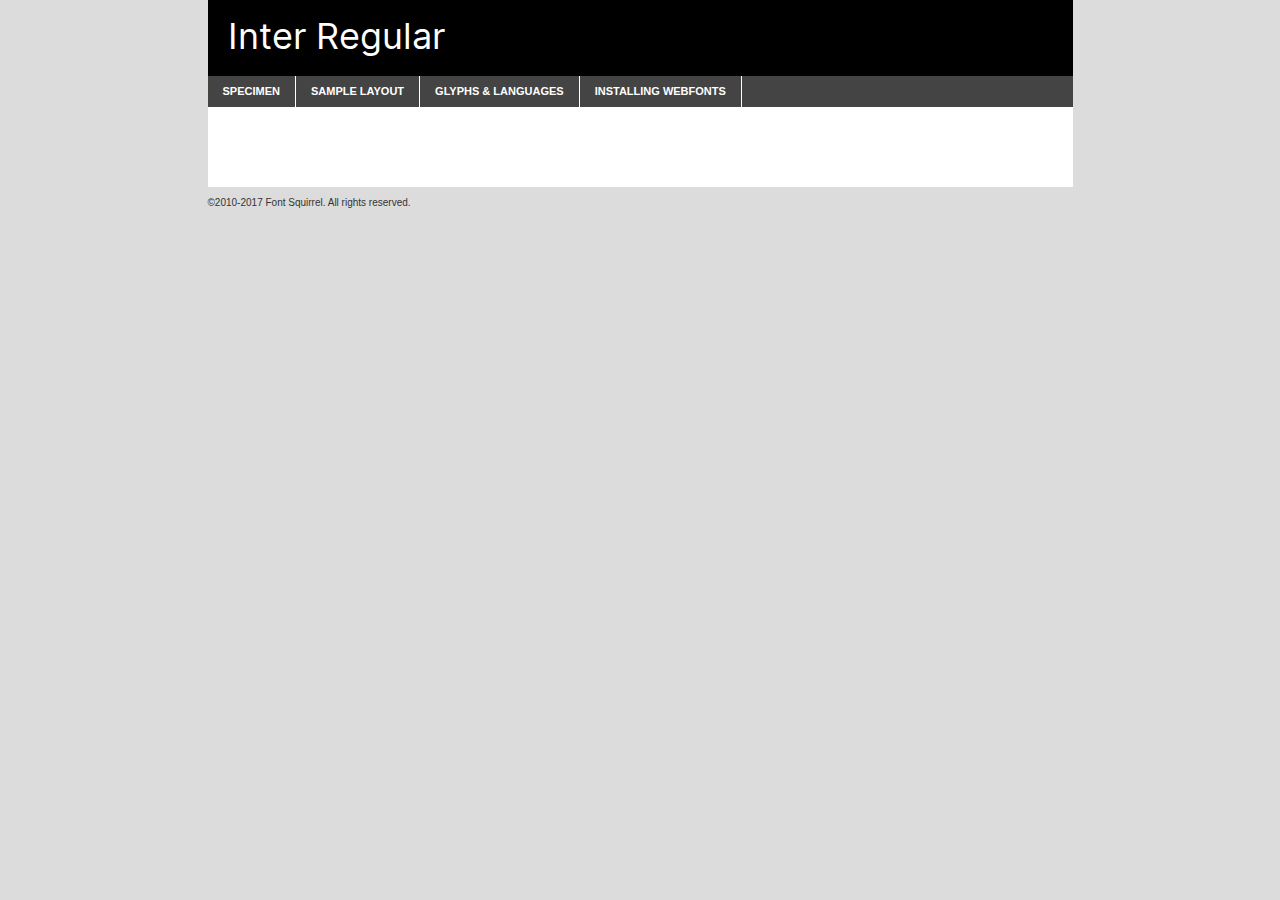
<file: fonts/inter-regular-demo.html>
<!DOCTYPE html PUBLIC "-//W3C//DTD XHTML 1.0 Transitional//EN"
        "http://www.w3.org/TR/xhtml1/DTD/xhtml1-transitional.dtd">

<html xmlns="http://www.w3.org/1999/xhtml" xml:lang="en" lang="en">
<head>
    <meta http-equiv="Content-Type" content="text/html; charset=utf-8"/>
    <script src="http://ajax.googleapis.com/ajax/libs/jquery/1.7.2/jquery.min.js" type="text/javascript" charset="utf-8"></script>
    <script type="text/javascript">
		(function($) {
			$.fn.easyTabs = function(option) {
				var param = jQuery.extend({ fadeSpeed: 'fast', defaultContent: 1, activeClass: 'active' }, option);
				$(this).each(function() {
					var thisId = '#' + this.id;
					if ( param.defaultContent == '' )
					{
						param.defaultContent = 1;
					}
					if ( typeof param.defaultContent == 'number' )
					{
						var defaultTab = $(thisId + ' .tabs li:eq(' + (param.defaultContent - 1) + ') a').attr('href').substr(1);
					}
					else
					{
						var defaultTab = param.defaultContent;
					}
					$(thisId + ' .tabs li a').each(function() {
						var tabToHide = $(this).attr('href').substr(1);
						$('#' + tabToHide).addClass('easytabs-tab-content');
					});
					hideAll();
					changeContent(defaultTab);

					function hideAll() {$(thisId + ' .easytabs-tab-content').hide();}

					function changeContent(tabId)
					{
						hideAll();
						$(thisId + ' .tabs li').removeClass(param.activeClass);
						$(thisId + ' .tabs li a[href=#' + tabId + ']').closest('li').addClass(param.activeClass);
						if ( param.fadeSpeed != 'none' )
						{
							$(thisId + ' #' + tabId).fadeIn(param.fadeSpeed);
						}
						else
						{
							$(thisId + ' #' + tabId).show();
						}
					}

					$(thisId + ' .tabs li').click(function() {
						var tabId = $(this).find('a').attr('href').substr(1);
						changeContent(tabId);
						return false;
					});
				});
			}
		})(jQuery);
    </script>
    <link rel="stylesheet" href="specimen_files/specimen_stylesheet.css" type="text/css" charset="utf-8"/>
    <link rel="stylesheet" href="stylesheet.css" type="text/css" charset="utf-8"/>

    <style type="text/css">
        		body {
			font-family: 'interregular';
        		}

            </style>

    <title>Inter Regular Specimen</title>


    <script type="text/javascript" charset="utf-8">
		$(document).ready(function() {
			$('#container').easyTabs({ defaultContent: 1 });
		});
    </script>
</head>

<body>
<div id="container">
    <div id="header">
		Inter Regular    </div>
    <ul class="tabs">
        <li><a href="#specimen">Specimen</a></li>
        <li><a href="#layout">Sample Layout</a></li>
		        <li><a href="#glyphs">Glyphs &amp; Languages</a></li>
        <li><a href="#installing">Installing Webfonts</a></li>

    </ul>

    <div id="main_content">


        <div id="specimen">

            <div class="section">
                <div class="grid12 firstcol">
                    <div class="huge">AaBb</div>
                </div>
            </div>

            <div class="section">
                <div class="glyph_range">A&#x200B;B&#x200b;C&#x200b;D&#x200b;E&#x200b;F&#x200b;G&#x200b;H&#x200b;I&#x200b;J&#x200b;K&#x200b;L&#x200b;M&#x200b;N&#x200b;O&#x200b;P&#x200b;Q&#x200b;R&#x200b;S&#x200b;T&#x200b;U&#x200b;V&#x200b;W&#x200b;X&#x200b;Y&#x200b;Z&#x200b;a&#x200b;b&#x200b;c&#x200b;d&#x200b;e&#x200b;f&#x200b;g&#x200b;h&#x200b;i&#x200b;j&#x200b;k&#x200b;l&#x200b;m&#x200b;n&#x200b;o&#x200b;p&#x200b;q&#x200b;r&#x200b;s&#x200b;t&#x200b;u&#x200b;v&#x200b;w&#x200b;x&#x200b;y&#x200b;z&#x200b;1&#x200b;2&#x200b;3&#x200b;4&#x200b;5&#x200b;6&#x200b;7&#x200b;8&#x200b;9&#x200b;0&#x200b;&amp;&#x200b;.&#x200b;,&#x200b;?&#x200b;!&#x200b;&#64;&#x200b;(&#x200b;)&#x200b;#&#x200b;$&#x200b;%&#x200b;*&#x200b;+&#x200b;-&#x200b;=&#x200b;:&#x200b;;</div>
            </div>
            <div class="section">
                <div class="grid12 firstcol">
                    <table class="sample_table">
                        <tr>
                            <td>10</td>
                            <td class="size10">abcdefghijklmnopqrstuvwxyzABCDEFGHIJKLMNOPQRSTUVWXYZ0123456789abcdefghijklmnopqrstuvwxyzABCDEFGHIJKLMNOPQRSTUVWXYZ0123456789abcdefghijklmnopqrstuvwxyzABCDEFGHIJKLMNOPQRSTUVWXYZ</td>
                        </tr>
                        <tr>
                            <td>11</td>
                            <td class="size11">abcdefghijklmnopqrstuvwxyzABCDEFGHIJKLMNOPQRSTUVWXYZ0123456789abcdefghijklmnopqrstuvwxyzABCDEFGHIJKLMNOPQRSTUVWXYZ0123456789abcdefghijklmnopqrstuvwxyzABCDEFGHIJKLMNOPQRSTUVWXYZ</td>
                        </tr>
                        <tr>
                            <td>12</td>
                            <td class="size12">abcdefghijklmnopqrstuvwxyzABCDEFGHIJKLMNOPQRSTUVWXYZ0123456789abcdefghijklmnopqrstuvwxyzABCDEFGHIJKLMNOPQRSTUVWXYZ0123456789abcdefghijklmnopqrstuvwxyzABCDEFGHIJKLMNOPQRSTUVWXYZ</td>
                        </tr>
                        <tr>
                            <td>13</td>
                            <td class="size13">abcdefghijklmnopqrstuvwxyzABCDEFGHIJKLMNOPQRSTUVWXYZ0123456789abcdefghijklmnopqrstuvwxyzABCDEFGHIJKLMNOPQRSTUVWXYZ0123456789abcdefghijklmnopqrstuvwxyzABCDEFGHIJKLMNOPQRSTUVWXYZ</td>
                        </tr>
                        <tr>
                            <td>14</td>
                            <td class="size14">abcdefghijklmnopqrstuvwxyzABCDEFGHIJKLMNOPQRSTUVWXYZ0123456789abcdefghijklmnopqrstuvwxyzABCDEFGHIJKLMNOPQRSTUVWXYZ0123456789abcdefghijklmnopqrstuvwxyzABCDEFGHIJKLMNOPQRSTUVWXYZ</td>
                        </tr>
                        <tr>
                            <td>16</td>
                            <td class="size16">abcdefghijklmnopqrstuvwxyzABCDEFGHIJKLMNOPQRSTUVWXYZ0123456789abcdefghijklmnopqrstuvwxyzABCDEFGHIJKLMNOPQRSTUVWXYZ</td>
                        </tr>
                        <tr>
                            <td>18</td>
                            <td class="size18">abcdefghijklmnopqrstuvwxyzABCDEFGHIJKLMNOPQRSTUVWXYZ0123456789abcdefghijklmnopqrstuvwxyzABCDEFGHIJKLMNOPQRSTUVWXYZ</td>
                        </tr>
                        <tr>
                            <td>20</td>
                            <td class="size20">abcdefghijklmnopqrstuvwxyzABCDEFGHIJKLMNOPQRSTUVWXYZ0123456789abcdefghijklmnopqrstuvwxyzABCDEFGHIJKLMNOPQRSTUVWXYZ</td>
                        </tr>
                        <tr>
                            <td>24</td>
                            <td class="size24">abcdefghijklmnopqrstuvwxyzABCDEFGHIJKLMNOPQRSTUVWXYZ0123456789abcdefghijklmnopqrstuvwxyzABCDEFGHIJKLMNOPQRSTUVWXYZ</td>
                        </tr>
                        <tr>
                            <td>30</td>
                            <td class="size30">abcdefghijklmnopqrstuvwxyzABCDEFGHIJKLMNOPQRSTUVWXYZ0123456789abcdefghijklmnopqrstuvwxyzABCDEFGHIJKLMNOPQRSTUVWXYZ</td>
                        </tr>
                        <tr>
                            <td>36</td>
                            <td class="size36">abcdefghijklmnopqrstuvwxyzABCDEFGHIJKLMNOPQRSTUVWXYZ0123456789abcdefghijklmnopqrstuvwxyzABCDEFGHIJKLMNOPQRSTUVWXYZ</td>
                        </tr>
                        <tr>
                            <td>48</td>
                            <td class="size48">abcdefghijklmnopqrstuvwxyzABCDEFGHIJKLMNOPQRSTUVWXYZ0123456789abcdefghijklmnopqrstuvwxyzABCDEFGHIJKLMNOPQRSTUVWXYZ</td>
                        </tr>
                        <tr>
                            <td>60</td>
                            <td class="size60">abcdefghijklmnopqrstuvwxyzABCDEFGHIJKLMNOPQRSTUVWXYZ0123456789abcdefghijklmnopqrstuvwxyzABCDEFGHIJKLMNOPQRSTUVWXYZ</td>
                        </tr>
                        <tr>
                            <td>72</td>
                            <td class="size72">abcdefghijklmnopqrstuvwxyzABCDEFGHIJKLMNOPQRSTUVWXYZ0123456789abcdefghijklmnopqrstuvwxyzABCDEFGHIJKLMNOPQRSTUVWXYZ</td>
                        </tr>
                        <tr>
                            <td>90</td>
                            <td class="size90">abcdefghijklmnopqrstuvwxyzABCDEFGHIJKLMNOPQRSTUVWXYZ0123456789abcdefghijklmnopqrstuvwxyzABCDEFGHIJKLMNOPQRSTUVWXYZ</td>
                        </tr>
                    </table>

                </div>

            </div>


            <div class="section" id="bodycomparison">


                <div id="xheight">
                    <div class="fontbody">&#x25FC;&#x25FC;&#x25FC;&#x25FC;&#x25FC;&#x25FC;&#x25FC;&#x25FC;&#x25FC;&#x25FC;&#x25FC;&#x25FC;&#x25FC;&#x25FC;&#x25FC;&#x25FC;&#x25FC;&#x25FC;&#x25FC;&#x25FC;&#x25FC;&#x25FC;&#x25FC;&#x25FC;&#x25FC;&#x25FC;&#x25FC;&#x25FC;&#x25FC;&#x25FC;&#x25FC;&#x25FC;&#x25FC;&#x25FC;&#x25FC;&#x25FC;&#x25FC;&#x25FC;&#x25FC;&#x25FC;&#x25FC;&#x25FC;&#x25FC;&#x25FC;&#x25FC;&#x25FC;&#x25FC;&#x25FC;&#x25FC;&#x25FC;&#x25FC;&#x25FC;&#x25FC;&#x25FC;&#x25FC;&#x25FC;&#x25FC;&#x25FC;&#x25FC;&#x25FC;&#x25FC;&#x25FC;&#x25FC;&#x25FC;&#x25FC;&#x25FC;&#x25FC;&#x25FC;&#x25FC;&#x25FC;&#x25FC;&#x25FC;&#x25FC;&#x25FC;&#x25FC;&#x25FC;&#x25FC;&#x25FC;&#x25FC;&#x25FC;&#x25FC;&#x25FC;&#x25FC;&#x25FC;&#x25FC;&#x25FC;&#x25FC;&#x25FC;&#x25FC;&#x25FC;&#x25FC;&#x25FC;&#x25FC;&#x25FC;&#x25FC;&#x25FC;&#x25FC;&#x25FC;&#x25FC;body</div>
                    <div class="arialbody">body</div>
                    <div class="verdanabody">body</div>
                    <div class="georgiabody">body</div>
                </div>
                <div class="fontbody" style="z-index:1">
                    body<span>Inter Regular</span>
                </div>
                <div class="arialbody" style="z-index:1">
                    body<span>Arial</span>
                </div>
                <div class="verdanabody" style="z-index:1">
                    body<span>Verdana</span>
                </div>
                <div class="georgiabody" style="z-index:1">
                    body<span>Georgia</span>
                </div>


            </div>


            <div class="section psample psample_row1" id="">

                <div class="grid2 firstcol">
                    <p class="size10"><span>10.</span>Aenean lacinia bibendum nulla sed consectetur. Fusce dapibus, tellus ac cursus commodo, tortor mauris condimentum nibh, ut fermentum massa justo sit amet risus. Nullam id dolor id nibh ultricies vehicula ut id elit. Cum sociis natoque penatibus et magnis dis parturient montes, nascetur ridiculus mus. Nulla vitae elit libero, a pharetra augue.</p>

                </div>
                <div class="grid3">
                    <p class="size11"><span>11.</span>Aenean lacinia bibendum nulla sed consectetur. Fusce dapibus, tellus ac cursus commodo, tortor mauris condimentum nibh, ut fermentum massa justo sit amet risus. Nullam id dolor id nibh ultricies vehicula ut id elit. Cum sociis natoque penatibus et magnis dis parturient montes, nascetur ridiculus mus. Nulla vitae elit libero, a pharetra augue.</p>

                </div>
                <div class="grid3">
                    <p class="size12"><span>12.</span>Aenean lacinia bibendum nulla sed consectetur. Fusce dapibus, tellus ac cursus commodo, tortor mauris condimentum nibh, ut fermentum massa justo sit amet risus. Nullam id dolor id nibh ultricies vehicula ut id elit. Cum sociis natoque penatibus et magnis dis parturient montes, nascetur ridiculus mus. Nulla vitae elit libero, a pharetra augue.</p>

                </div>
                <div class="grid4">
                    <p class="size13"><span>13.</span>Aenean lacinia bibendum nulla sed consectetur. Fusce dapibus, tellus ac cursus commodo, tortor mauris condimentum nibh, ut fermentum massa justo sit amet risus. Nullam id dolor id nibh ultricies vehicula ut id elit. Cum sociis natoque penatibus et magnis dis parturient montes, nascetur ridiculus mus. Nulla vitae elit libero, a pharetra augue.</p>

                </div>
                <div class="white_blend"></div>

            </div>
            <div class="section psample psample_row2" id="">
                <div class="grid3 firstcol">
                    <p class="size14"><span>14.</span>Aenean lacinia bibendum nulla sed consectetur. Fusce dapibus, tellus ac cursus commodo, tortor mauris condimentum nibh, ut fermentum massa justo sit amet risus. Nullam id dolor id nibh ultricies vehicula ut id elit. Cum sociis natoque penatibus et magnis dis parturient montes, nascetur ridiculus mus. Nulla vitae elit libero, a pharetra augue.</p>

                </div>
                <div class="grid4">
                    <p class="size16"><span>16.</span>Aenean lacinia bibendum nulla sed consectetur. Fusce dapibus, tellus ac cursus commodo, tortor mauris condimentum nibh, ut fermentum massa justo sit amet risus. Nullam id dolor id nibh ultricies vehicula ut id elit. Cum sociis natoque penatibus et magnis dis parturient montes, nascetur ridiculus mus. Nulla vitae elit libero, a pharetra augue.</p>

                </div>
                <div class="grid5">
                    <p class="size18"><span>18.</span>Aenean lacinia bibendum nulla sed consectetur. Fusce dapibus, tellus ac cursus commodo, tortor mauris condimentum nibh, ut fermentum massa justo sit amet risus. Nullam id dolor id nibh ultricies vehicula ut id elit. Cum sociis natoque penatibus et magnis dis parturient montes, nascetur ridiculus mus. Nulla vitae elit libero, a pharetra augue.</p>

                </div>

                <div class="white_blend"></div>

            </div>

            <div class="section psample psample_row3" id="">
                <div class="grid5 firstcol">
                    <p class="size20"><span>20.</span>Aenean lacinia bibendum nulla sed consectetur. Fusce dapibus, tellus ac cursus commodo, tortor mauris condimentum nibh, ut fermentum massa justo sit amet risus. Nullam id dolor id nibh ultricies vehicula ut id elit. Cum sociis natoque penatibus et magnis dis parturient montes, nascetur ridiculus mus. Nulla vitae elit libero, a pharetra augue.</p>
                </div>
                <div class="grid7">
                    <p class="size24"><span>24.</span>Aenean lacinia bibendum nulla sed consectetur. Fusce dapibus, tellus ac cursus commodo, tortor mauris condimentum nibh, ut fermentum massa justo sit amet risus. Nullam id dolor id nibh ultricies vehicula ut id elit. Cum sociis natoque penatibus et magnis dis parturient montes, nascetur ridiculus mus. Nulla vitae elit libero, a pharetra augue.</p>
                </div>

                <div class="white_blend"></div>

            </div>

            <div class="section psample psample_row4" id="">
                <div class="grid12 firstcol">
                    <p class="size30"><span>30.</span>Aenean lacinia bibendum nulla sed consectetur. Fusce dapibus, tellus ac cursus commodo, tortor mauris condimentum nibh, ut fermentum massa justo sit amet risus. Nullam id dolor id nibh ultricies vehicula ut id elit. Cum sociis natoque penatibus et magnis dis parturient montes, nascetur ridiculus mus. Nulla vitae elit libero, a pharetra augue.</p>
                </div>
                <div class="white_blend"></div>

            </div>


            <div class="section psample psample_row1 fullreverse">
                <div class="grid2 firstcol">
                    <p class="size10"><span>10.</span>Aenean lacinia bibendum nulla sed consectetur. Fusce dapibus, tellus ac cursus commodo, tortor mauris condimentum nibh, ut fermentum massa justo sit amet risus. Nullam id dolor id nibh ultricies vehicula ut id elit. Cum sociis natoque penatibus et magnis dis parturient montes, nascetur ridiculus mus. Nulla vitae elit libero, a pharetra augue.</p>

                </div>
                <div class="grid3">
                    <p class="size11"><span>11.</span>Aenean lacinia bibendum nulla sed consectetur. Fusce dapibus, tellus ac cursus commodo, tortor mauris condimentum nibh, ut fermentum massa justo sit amet risus. Nullam id dolor id nibh ultricies vehicula ut id elit. Cum sociis natoque penatibus et magnis dis parturient montes, nascetur ridiculus mus. Nulla vitae elit libero, a pharetra augue.</p>

                </div>
                <div class="grid3">
                    <p class="size12"><span>12.</span>Aenean lacinia bibendum nulla sed consectetur. Fusce dapibus, tellus ac cursus commodo, tortor mauris condimentum nibh, ut fermentum massa justo sit amet risus. Nullam id dolor id nibh ultricies vehicula ut id elit. Cum sociis natoque penatibus et magnis dis parturient montes, nascetur ridiculus mus. Nulla vitae elit libero, a pharetra augue.</p>

                </div>
                <div class="grid4">
                    <p class="size13"><span>13.</span>Aenean lacinia bibendum nulla sed consectetur. Fusce dapibus, tellus ac cursus commodo, tortor mauris condimentum nibh, ut fermentum massa justo sit amet risus. Nullam id dolor id nibh ultricies vehicula ut id elit. Cum sociis natoque penatibus et magnis dis parturient montes, nascetur ridiculus mus. Nulla vitae elit libero, a pharetra augue.</p>

                </div>
                <div class="black_blend"></div>

            </div>

            <div class="section psample psample_row2 fullreverse">
                <div class="grid3 firstcol">
                    <p class="size14"><span>14.</span>Aenean lacinia bibendum nulla sed consectetur. Fusce dapibus, tellus ac cursus commodo, tortor mauris condimentum nibh, ut fermentum massa justo sit amet risus. Nullam id dolor id nibh ultricies vehicula ut id elit. Cum sociis natoque penatibus et magnis dis parturient montes, nascetur ridiculus mus. Nulla vitae elit libero, a pharetra augue.</p>

                </div>
                <div class="grid4">
                    <p class="size16"><span>16.</span>Aenean lacinia bibendum nulla sed consectetur. Fusce dapibus, tellus ac cursus commodo, tortor mauris condimentum nibh, ut fermentum massa justo sit amet risus. Nullam id dolor id nibh ultricies vehicula ut id elit. Cum sociis natoque penatibus et magnis dis parturient montes, nascetur ridiculus mus. Nulla vitae elit libero, a pharetra augue.</p>

                </div>
                <div class="grid5">
                    <p class="size18"><span>18.</span>Aenean lacinia bibendum nulla sed consectetur. Fusce dapibus, tellus ac cursus commodo, tortor mauris condimentum nibh, ut fermentum massa justo sit amet risus. Nullam id dolor id nibh ultricies vehicula ut id elit. Cum sociis natoque penatibus et magnis dis parturient montes, nascetur ridiculus mus. Nulla vitae elit libero, a pharetra augue.</p>

                </div>
                <div class="black_blend"></div>

            </div>

            <div class="section psample fullreverse psample_row3" id="">
                <div class="grid5 firstcol">
                    <p class="size20"><span>20.</span>Aenean lacinia bibendum nulla sed consectetur. Fusce dapibus, tellus ac cursus commodo, tortor mauris condimentum nibh, ut fermentum massa justo sit amet risus. Nullam id dolor id nibh ultricies vehicula ut id elit. Cum sociis natoque penatibus et magnis dis parturient montes, nascetur ridiculus mus. Nulla vitae elit libero, a pharetra augue.</p>
                </div>
                <div class="grid7">
                    <p class="size24"><span>24.</span>Aenean lacinia bibendum nulla sed consectetur. Fusce dapibus, tellus ac cursus commodo, tortor mauris condimentum nibh, ut fermentum massa justo sit amet risus. Nullam id dolor id nibh ultricies vehicula ut id elit. Cum sociis natoque penatibus et magnis dis parturient montes, nascetur ridiculus mus. Nulla vitae elit libero, a pharetra augue.</p>
                </div>

                <div class="black_blend"></div>

            </div>

            <div class="section psample fullreverse psample_row4" id="" style="border-bottom: 20px #000 solid;">
                <div class="grid12 firstcol">
                    <p class="size30"><span>30.</span>Aenean lacinia bibendum nulla sed consectetur. Fusce dapibus, tellus ac cursus commodo, tortor mauris condimentum nibh, ut fermentum massa justo sit amet risus. Nullam id dolor id nibh ultricies vehicula ut id elit. Cum sociis natoque penatibus et magnis dis parturient montes, nascetur ridiculus mus. Nulla vitae elit libero, a pharetra augue.</p>
                </div>
                <div class="black_blend"></div>

            </div>


        </div>

        <div id="layout">

            <div class="section">

                <div class="grid12 firstcol">
                    <h1>Lorem Ipsum Dolor</h1>
                    <h2>Etiam porta sem malesuada magna mollis euismod</h2>

                    <p class="byline">By <a href="#link">Aenean Lacinia</a></p>
                </div>
            </div>
            <div class="section">
                <div class="grid8 firstcol">
                    <p class="large">Donec sed odio dui. Morbi leo risus, porta ac consectetur ac, vestibulum at eros. Fusce dapibus, tellus ac cursus commodo, tortor mauris condimentum nibh, ut fermentum massa justo sit amet risus. </p>


                    <h3>Pellentesque ornare sem</h3>

                    <p>Maecenas sed diam eget risus varius blandit sit amet non magna. Maecenas faucibus mollis interdum. Donec ullamcorper nulla non metus auctor fringilla. Nullam id dolor id nibh ultricies vehicula ut id elit. Nullam id dolor id nibh ultricies vehicula ut id elit. </p>

                    <p>Aenean eu leo quam. Pellentesque ornare sem lacinia quam venenatis vestibulum. Lorem ipsum dolor sit amet, consectetur adipiscing elit. Cum sociis natoque penatibus et magnis dis parturient montes, nascetur ridiculus mus. </p>

                    <p>Nulla vitae elit libero, a pharetra augue. Praesent commodo cursus magna, vel scelerisque nisl consectetur et. Aenean lacinia bibendum nulla sed consectetur. </p>

                    <p>Nullam quis risus eget urna mollis ornare vel eu leo. Nullam quis risus eget urna mollis ornare vel eu leo. Maecenas sed diam eget risus varius blandit sit amet non magna. Donec ullamcorper nulla non metus auctor fringilla. </p>

                    <h3>Cras mattis consectetur</h3>

                    <p>Aenean eu leo quam. Pellentesque ornare sem lacinia quam venenatis vestibulum. Aenean lacinia bibendum nulla sed consectetur. Integer posuere erat a ante venenatis dapibus posuere velit aliquet. Cras mattis consectetur purus sit amet fermentum. </p>

                    <p>Nullam id dolor id nibh ultricies vehicula ut id elit. Nullam quis risus eget urna mollis ornare vel eu leo. Cras mattis consectetur purus sit amet fermentum.</p>
                </div>

                <div class="grid4 sidebar">

                    <div class="box reverse">
                        <p class="last">Nullam quis risus eget urna mollis ornare vel eu leo. Donec ullamcorper nulla non metus auctor fringilla. Cras mattis consectetur purus sit amet fermentum. Sed posuere consectetur est at lobortis. Lorem ipsum dolor sit amet, consectetur adipiscing elit. </p>
                    </div>

                    <p class="caption">Maecenas sed diam eget risus varius.</p>

                    <p>Vestibulum id ligula porta felis euismod semper. Integer posuere erat a ante venenatis dapibus posuere velit aliquet. Vestibulum id ligula porta felis euismod semper. Sed posuere consectetur est at lobortis. Maecenas sed diam eget risus varius blandit sit amet non magna. Fusce dapibus, tellus ac cursus commodo, tortor mauris condimentum nibh, ut fermentum massa justo sit amet risus. </p>


                    <p>Duis mollis, est non commodo luctus, nisi erat porttitor ligula, eget lacinia odio sem nec elit. Aenean lacinia bibendum nulla sed consectetur. Vivamus sagittis lacus vel augue laoreet rutrum faucibus dolor auctor. Aenean lacinia bibendum nulla sed consectetur. Nullam quis risus eget urna mollis ornare vel eu leo. </p>

                    <p>Praesent commodo cursus magna, vel scelerisque nisl consectetur et. Donec ullamcorper nulla non metus auctor fringilla. Maecenas faucibus mollis interdum. Fusce dapibus, tellus ac cursus commodo, tortor mauris condimentum nibh, ut fermentum massa justo sit amet risus. </p>

                </div>
            </div>

        </div>


		

        <div id="glyphs">
            <div class="section">
                <div class="grid12 firstcol">

                    <h1>Language Support</h1>
                    <p>The subset of Inter Regular in this kit supports the following languages:<br/>

						Albanian, Basque, Breton, Chamorro, Danish, Dutch, English, Faroese, Finnish, French, Frisian, Galician, German, Icelandic, Italian, Malagasy, Norwegian, Portuguese, Spanish, Alsatian, Aragonese, Arapaho, Arrernte, Asturian, Aymara, Bislama, Cebuano, Corsican, Fijian, French_creole, Genoese, Gilbertese, Greenlandic, Haitian_creole, Hiligaynon, Hmong, Hopi, Ibanag, Iloko_ilokano, Indonesian, Interglossa_glosa, Interlingua, Irish_gaelic, Jerriais, Lojban, Lombard, Luxembourgeois, Manx, Mohawk, Norfolk_pitcairnese, Occitan, Oromo, Pangasinan, Papiamento, Piedmontese, Potawatomi, Rhaeto-romance, Romansh, Rotokas, Sami_lule, Samoan, Sardinian, Scots_gaelic, Seychelles_creole, Shona, Sicilian, Somali, Southern_ndebele, Swahili, Swati_swazi, Tagalog_filipino_pilipino, Tetum, Tok_pisin, Uyghur_latinized, Volapuk, Walloon, Warlpiri, Xhosa, Yapese, Zulu, Latinbasic, Ubasic, Demo                    </p>
                    <h1>Glyph Chart</h1>
                    <p>The subset of Inter Regular in this kit includes all the glyphs listed below. Unicode entities are included above each glyph to help you insert individual characters into your layout.</p>
                    <div id="glyph_chart">

																				                                <div><p>&amp;#32;</p>&#32;</div>
																				                                <div><p>&amp;#33;</p>&#33;</div>
																				                                <div><p>&amp;#34;</p>&#34;</div>
																				                                <div><p>&amp;#35;</p>&#35;</div>
																				                                <div><p>&amp;#36;</p>&#36;</div>
																				                                <div><p>&amp;#37;</p>&#37;</div>
																				                                <div><p>&amp;#38;</p>&#38;</div>
																				                                <div><p>&amp;#39;</p>&#39;</div>
																				                                <div><p>&amp;#40;</p>&#40;</div>
																				                                <div><p>&amp;#41;</p>&#41;</div>
																				                                <div><p>&amp;#42;</p>&#42;</div>
																				                                <div><p>&amp;#43;</p>&#43;</div>
																				                                <div><p>&amp;#44;</p>&#44;</div>
																				                                <div><p>&amp;#45;</p>&#45;</div>
																				                                <div><p>&amp;#46;</p>&#46;</div>
																				                                <div><p>&amp;#47;</p>&#47;</div>
																				                                <div><p>&amp;#48;</p>&#48;</div>
																				                                <div><p>&amp;#49;</p>&#49;</div>
																				                                <div><p>&amp;#50;</p>&#50;</div>
																				                                <div><p>&amp;#51;</p>&#51;</div>
																				                                <div><p>&amp;#52;</p>&#52;</div>
																				                                <div><p>&amp;#53;</p>&#53;</div>
																				                                <div><p>&amp;#54;</p>&#54;</div>
																				                                <div><p>&amp;#55;</p>&#55;</div>
																				                                <div><p>&amp;#56;</p>&#56;</div>
																				                                <div><p>&amp;#57;</p>&#57;</div>
																				                                <div><p>&amp;#58;</p>&#58;</div>
																				                                <div><p>&amp;#59;</p>&#59;</div>
																				                                <div><p>&amp;#60;</p>&#60;</div>
																				                                <div><p>&amp;#61;</p>&#61;</div>
																				                                <div><p>&amp;#62;</p>&#62;</div>
																				                                <div><p>&amp;#63;</p>&#63;</div>
																				                                <div><p>&amp;#64;</p>&#64;</div>
																				                                <div><p>&amp;#65;</p>&#65;</div>
																				                                <div><p>&amp;#66;</p>&#66;</div>
																				                                <div><p>&amp;#67;</p>&#67;</div>
																				                                <div><p>&amp;#68;</p>&#68;</div>
																				                                <div><p>&amp;#69;</p>&#69;</div>
																				                                <div><p>&amp;#70;</p>&#70;</div>
																				                                <div><p>&amp;#71;</p>&#71;</div>
																				                                <div><p>&amp;#72;</p>&#72;</div>
																				                                <div><p>&amp;#73;</p>&#73;</div>
																				                                <div><p>&amp;#74;</p>&#74;</div>
																				                                <div><p>&amp;#75;</p>&#75;</div>
																				                                <div><p>&amp;#76;</p>&#76;</div>
																				                                <div><p>&amp;#77;</p>&#77;</div>
																				                                <div><p>&amp;#78;</p>&#78;</div>
																				                                <div><p>&amp;#79;</p>&#79;</div>
																				                                <div><p>&amp;#80;</p>&#80;</div>
																				                                <div><p>&amp;#81;</p>&#81;</div>
																				                                <div><p>&amp;#82;</p>&#82;</div>
																				                                <div><p>&amp;#83;</p>&#83;</div>
																				                                <div><p>&amp;#84;</p>&#84;</div>
																				                                <div><p>&amp;#85;</p>&#85;</div>
																				                                <div><p>&amp;#86;</p>&#86;</div>
																				                                <div><p>&amp;#87;</p>&#87;</div>
																				                                <div><p>&amp;#88;</p>&#88;</div>
																				                                <div><p>&amp;#89;</p>&#89;</div>
																				                                <div><p>&amp;#90;</p>&#90;</div>
																				                                <div><p>&amp;#91;</p>&#91;</div>
																				                                <div><p>&amp;#92;</p>&#92;</div>
																				                                <div><p>&amp;#93;</p>&#93;</div>
																				                                <div><p>&amp;#94;</p>&#94;</div>
																				                                <div><p>&amp;#95;</p>&#95;</div>
																				                                <div><p>&amp;#96;</p>&#96;</div>
																				                                <div><p>&amp;#97;</p>&#97;</div>
																				                                <div><p>&amp;#98;</p>&#98;</div>
																				                                <div><p>&amp;#99;</p>&#99;</div>
																				                                <div><p>&amp;#100;</p>&#100;</div>
																				                                <div><p>&amp;#101;</p>&#101;</div>
																				                                <div><p>&amp;#102;</p>&#102;</div>
																				                                <div><p>&amp;#103;</p>&#103;</div>
																				                                <div><p>&amp;#104;</p>&#104;</div>
																				                                <div><p>&amp;#105;</p>&#105;</div>
																				                                <div><p>&amp;#106;</p>&#106;</div>
																				                                <div><p>&amp;#107;</p>&#107;</div>
																				                                <div><p>&amp;#108;</p>&#108;</div>
																				                                <div><p>&amp;#109;</p>&#109;</div>
																				                                <div><p>&amp;#110;</p>&#110;</div>
																				                                <div><p>&amp;#111;</p>&#111;</div>
																				                                <div><p>&amp;#112;</p>&#112;</div>
																				                                <div><p>&amp;#113;</p>&#113;</div>
																				                                <div><p>&amp;#114;</p>&#114;</div>
																				                                <div><p>&amp;#115;</p>&#115;</div>
																				                                <div><p>&amp;#116;</p>&#116;</div>
																				                                <div><p>&amp;#117;</p>&#117;</div>
																				                                <div><p>&amp;#118;</p>&#118;</div>
																				                                <div><p>&amp;#119;</p>&#119;</div>
																				                                <div><p>&amp;#120;</p>&#120;</div>
																				                                <div><p>&amp;#121;</p>&#121;</div>
																				                                <div><p>&amp;#122;</p>&#122;</div>
																				                                <div><p>&amp;#123;</p>&#123;</div>
																				                                <div><p>&amp;#124;</p>&#124;</div>
																				                                <div><p>&amp;#125;</p>&#125;</div>
																				                                <div><p>&amp;#126;</p>&#126;</div>
																				                                <div><p>&amp;#160;</p>&#160;</div>
																				                                <div><p>&amp;#161;</p>&#161;</div>
																				                                <div><p>&amp;#162;</p>&#162;</div>
																				                                <div><p>&amp;#163;</p>&#163;</div>
																				                                <div><p>&amp;#164;</p>&#164;</div>
																				                                <div><p>&amp;#165;</p>&#165;</div>
																				                                <div><p>&amp;#166;</p>&#166;</div>
																				                                <div><p>&amp;#167;</p>&#167;</div>
																				                                <div><p>&amp;#168;</p>&#168;</div>
																				                                <div><p>&amp;#169;</p>&#169;</div>
																				                                <div><p>&amp;#170;</p>&#170;</div>
																				                                <div><p>&amp;#171;</p>&#171;</div>
																				                                <div><p>&amp;#172;</p>&#172;</div>
																				                                <div><p>&amp;#173;</p>&#173;</div>
																				                                <div><p>&amp;#174;</p>&#174;</div>
																				                                <div><p>&amp;#175;</p>&#175;</div>
																				                                <div><p>&amp;#176;</p>&#176;</div>
																				                                <div><p>&amp;#177;</p>&#177;</div>
																				                                <div><p>&amp;#178;</p>&#178;</div>
																				                                <div><p>&amp;#179;</p>&#179;</div>
																				                                <div><p>&amp;#180;</p>&#180;</div>
																				                                <div><p>&amp;#181;</p>&#181;</div>
																				                                <div><p>&amp;#182;</p>&#182;</div>
																				                                <div><p>&amp;#183;</p>&#183;</div>
																				                                <div><p>&amp;#184;</p>&#184;</div>
																				                                <div><p>&amp;#185;</p>&#185;</div>
																				                                <div><p>&amp;#186;</p>&#186;</div>
																				                                <div><p>&amp;#187;</p>&#187;</div>
																				                                <div><p>&amp;#188;</p>&#188;</div>
																				                                <div><p>&amp;#189;</p>&#189;</div>
																				                                <div><p>&amp;#190;</p>&#190;</div>
																				                                <div><p>&amp;#191;</p>&#191;</div>
																				                                <div><p>&amp;#192;</p>&#192;</div>
																				                                <div><p>&amp;#193;</p>&#193;</div>
																				                                <div><p>&amp;#194;</p>&#194;</div>
																				                                <div><p>&amp;#195;</p>&#195;</div>
																				                                <div><p>&amp;#196;</p>&#196;</div>
																				                                <div><p>&amp;#197;</p>&#197;</div>
																				                                <div><p>&amp;#198;</p>&#198;</div>
																				                                <div><p>&amp;#199;</p>&#199;</div>
																				                                <div><p>&amp;#200;</p>&#200;</div>
																				                                <div><p>&amp;#201;</p>&#201;</div>
																				                                <div><p>&amp;#202;</p>&#202;</div>
																				                                <div><p>&amp;#203;</p>&#203;</div>
																				                                <div><p>&amp;#204;</p>&#204;</div>
																				                                <div><p>&amp;#205;</p>&#205;</div>
																				                                <div><p>&amp;#206;</p>&#206;</div>
																				                                <div><p>&amp;#207;</p>&#207;</div>
																				                                <div><p>&amp;#208;</p>&#208;</div>
																				                                <div><p>&amp;#209;</p>&#209;</div>
																				                                <div><p>&amp;#210;</p>&#210;</div>
																				                                <div><p>&amp;#211;</p>&#211;</div>
																				                                <div><p>&amp;#212;</p>&#212;</div>
																				                                <div><p>&amp;#213;</p>&#213;</div>
																				                                <div><p>&amp;#214;</p>&#214;</div>
																				                                <div><p>&amp;#215;</p>&#215;</div>
																				                                <div><p>&amp;#216;</p>&#216;</div>
																				                                <div><p>&amp;#217;</p>&#217;</div>
																				                                <div><p>&amp;#218;</p>&#218;</div>
																				                                <div><p>&amp;#219;</p>&#219;</div>
																				                                <div><p>&amp;#220;</p>&#220;</div>
																				                                <div><p>&amp;#221;</p>&#221;</div>
																				                                <div><p>&amp;#222;</p>&#222;</div>
																				                                <div><p>&amp;#223;</p>&#223;</div>
																				                                <div><p>&amp;#224;</p>&#224;</div>
																				                                <div><p>&amp;#225;</p>&#225;</div>
																				                                <div><p>&amp;#226;</p>&#226;</div>
																				                                <div><p>&amp;#227;</p>&#227;</div>
																				                                <div><p>&amp;#228;</p>&#228;</div>
																				                                <div><p>&amp;#229;</p>&#229;</div>
																				                                <div><p>&amp;#230;</p>&#230;</div>
																				                                <div><p>&amp;#231;</p>&#231;</div>
																				                                <div><p>&amp;#232;</p>&#232;</div>
																				                                <div><p>&amp;#233;</p>&#233;</div>
																				                                <div><p>&amp;#234;</p>&#234;</div>
																				                                <div><p>&amp;#235;</p>&#235;</div>
																				                                <div><p>&amp;#236;</p>&#236;</div>
																				                                <div><p>&amp;#237;</p>&#237;</div>
																				                                <div><p>&amp;#238;</p>&#238;</div>
																				                                <div><p>&amp;#239;</p>&#239;</div>
																				                                <div><p>&amp;#240;</p>&#240;</div>
																				                                <div><p>&amp;#241;</p>&#241;</div>
																				                                <div><p>&amp;#242;</p>&#242;</div>
																				                                <div><p>&amp;#243;</p>&#243;</div>
																				                                <div><p>&amp;#244;</p>&#244;</div>
																				                                <div><p>&amp;#245;</p>&#245;</div>
																				                                <div><p>&amp;#246;</p>&#246;</div>
																				                                <div><p>&amp;#247;</p>&#247;</div>
																				                                <div><p>&amp;#248;</p>&#248;</div>
																				                                <div><p>&amp;#249;</p>&#249;</div>
																				                                <div><p>&amp;#250;</p>&#250;</div>
																				                                <div><p>&amp;#251;</p>&#251;</div>
																				                                <div><p>&amp;#252;</p>&#252;</div>
																				                                <div><p>&amp;#253;</p>&#253;</div>
																				                                <div><p>&amp;#254;</p>&#254;</div>
																				                                <div><p>&amp;#255;</p>&#255;</div>
																				                                <div><p>&amp;#338;</p>&#338;</div>
																				                                <div><p>&amp;#339;</p>&#339;</div>
																				                                <div><p>&amp;#376;</p>&#376;</div>
																				                                <div><p>&amp;#710;</p>&#710;</div>
																				                                <div><p>&amp;#732;</p>&#732;</div>
																				                                <div><p>&amp;#8192;</p>&#8192;</div>
																				                                <div><p>&amp;#8193;</p>&#8193;</div>
																				                                <div><p>&amp;#8194;</p>&#8194;</div>
																				                                <div><p>&amp;#8195;</p>&#8195;</div>
																				                                <div><p>&amp;#8196;</p>&#8196;</div>
																				                                <div><p>&amp;#8197;</p>&#8197;</div>
																				                                <div><p>&amp;#8198;</p>&#8198;</div>
																				                                <div><p>&amp;#8199;</p>&#8199;</div>
																				                                <div><p>&amp;#8200;</p>&#8200;</div>
																				                                <div><p>&amp;#8201;</p>&#8201;</div>
																				                                <div><p>&amp;#8202;</p>&#8202;</div>
																				                                <div><p>&amp;#8208;</p>&#8208;</div>
																				                                <div><p>&amp;#8209;</p>&#8209;</div>
																				                                <div><p>&amp;#8210;</p>&#8210;</div>
																				                                <div><p>&amp;#8211;</p>&#8211;</div>
																				                                <div><p>&amp;#8212;</p>&#8212;</div>
																				                                <div><p>&amp;#8216;</p>&#8216;</div>
																				                                <div><p>&amp;#8217;</p>&#8217;</div>
																				                                <div><p>&amp;#8218;</p>&#8218;</div>
																				                                <div><p>&amp;#8220;</p>&#8220;</div>
																				                                <div><p>&amp;#8221;</p>&#8221;</div>
																				                                <div><p>&amp;#8222;</p>&#8222;</div>
																				                                <div><p>&amp;#8226;</p>&#8226;</div>
																				                                <div><p>&amp;#8230;</p>&#8230;</div>
																				                                <div><p>&amp;#8239;</p>&#8239;</div>
																				                                <div><p>&amp;#8249;</p>&#8249;</div>
																				                                <div><p>&amp;#8250;</p>&#8250;</div>
																				                                <div><p>&amp;#8287;</p>&#8287;</div>
																				                                <div><p>&amp;#8364;</p>&#8364;</div>
																				                                <div><p>&amp;#8482;</p>&#8482;</div>
																				                                <div><p>&amp;#9724;</p>&#9724;</div>
																																																										                    </div>
                </div>


            </div>
        </div>


        <div id="specs">

        </div>

        <div id="installing">
            <div class="section">
                <div class="grid7 firstcol">
                    <h1>Installing Webfonts</h1>

                    <p>Webfonts are supported by all major browser platforms but not all in the same way. There are currently four different font formats that must be included in order to target all browsers. This includes TTF, WOFF, EOT and SVG.</p>

                    <h2>1. Upload your webfonts</h2>
                    <p>You must upload your webfont kit to your website. They should be in or near the same directory as your CSS files.</p>

                    <h2>2. Include the webfont stylesheet</h2>
                    <p>A special CSS @font-face declaration helps the various browsers select the appropriate font it needs without causing you a bunch of headaches. Learn more about this syntax by reading the <a href="https://www.fontspring.com/blog/further-hardening-of-the-bulletproof-syntax">Fontspring blog post</a> about it. The code for it is as follows:</p>


                    <code>
                        @font-face{
                        font-family: 'MyWebFont';
                        src: url('WebFont.eot');
                        src: url('WebFont.eot?#iefix') format('embedded-opentype'),
                        url('WebFont.woff') format('woff'),
                        url('WebFont.ttf') format('truetype'),
                        url('WebFont.svg#webfont') format('svg');
                        }
                    </code>

                    <p>We've already gone ahead and generated the code for you. All you have to do is link to the stylesheet in your HTML, like this:</p>
                    <code>&lt;link rel=&quot;stylesheet&quot; href=&quot;stylesheet.css&quot; type=&quot;text/css&quot; charset=&quot;utf-8&quot; /&gt;</code>

                    <h2>3. Modify your own stylesheet</h2>
                    <p>To take advantage of your new fonts, you must tell your stylesheet to use them. Look at the original @font-face declaration above and find the property called "font-family." The name linked there will be what you use to reference the font. Prepend that webfont name to the font stack in the "font-family" property, inside the selector you want to change. For example:</p>
                    <code>p { font-family: 'WebFont', Arial, sans-serif; }</code>

                    <h2>4. Test</h2>
                    <p>Getting webfonts to work cross-browser <em>can</em> be tricky. Use the information in the sidebar to help you if you find that fonts aren't loading in a particular browser.</p>
                </div>

                <div class="grid5 sidebar">
                    <div class="box">
                        <h2>Troubleshooting<br/>Font-Face Problems</h2>
                        <p>Having trouble getting your webfonts to load in your new website? Here are some tips to sort out what might be the problem.</p>

                        <h3>Fonts not showing in any browser</h3>

                        <p>This sounds like you need to work on the plumbing. You either did not upload the fonts to the correct directory, or you did not link the fonts properly in the CSS. If you've confirmed that all this is correct and you still have a problem, take a look at your .htaccess file and see if requests are getting intercepted.</p>

                        <h3>Fonts not loading in iPhone or iPad</h3>

                        <p>The most common problem here is that you are serving the fonts from an IIS server. IIS refuses to serve files that have unknown MIME types. If that is the case, you must set the MIME type for SVG to "image/svg+xml" in the server settings. Follow these instructions from Microsoft if you need help.</p>

                        <h3>Fonts not loading in Firefox</h3>

                        <p>The primary reason for this failure? You are still using a version Firefox older than 3.5. So upgrade already! If that isn't it, then you are very likely serving fonts from a different domain. Firefox requires that all font assets be served from the same domain. Lastly it is possible that you need to add WOFF to your list of MIME types (if you are serving via IIS.)</p>

                        <h3>Fonts not loading in IE</h3>

                        <p>Are you looking at Internet Explorer on an actual Windows machine or are you cheating by using a service like Adobe BrowserLab? Many of these screenshot services do not render @font-face for IE. Best to test it on a real machine.</p>

                        <h3>Fonts not loading in IE9</h3>

                        <p>IE9, like Firefox, requires that fonts be served from the same domain as the website. Make sure that is the case.</p>
                    </div>
                </div>
            </div>

        </div>

    </div>
    <div id="footer">
        <p>&copy;2010-2017 Font Squirrel. All rights reserved.</p>
    </div>
</div>
</body>
</html>
</file>
<file: style.css>
/* Fonts */

@font-face {
    font-family: 'bebas';
    src: url('fonts/bebas-regular-webfont.woff2') format('woff2'),
        url('fonts/bebas-regular-webfont.woff') format('woff');
    font-weight: normal;
    font-style: normal;
}

@font-face {
    font-family: 'inter';
    src: url('fonts/inter-regular-webfont.woff2') format('woff2'),
        url('fonts/inter-regular-webfont.woff') format('woff');
    font-weight: normal;
    font-style: normal;

}

@font-face {
    font-family: 'inter';
    src: url('fonts/inter-bold-webfont.woff2') format('woff2'),
        url('fonts/inter-bold-webfont.woff') format('woff');
    font-weight: bold;
    font-style: normal;
}


/* Quick reset */

:root {
    box-sizing: border-box;
    font-family: inherit;
    font-size: 16px;
}

*, *:before, *:after {
    box-sizing: inherit;
}

body, h1, h2, h3, h4, h5, h6, p, ol, ul {
    margin: 0;
    padding: 0;
    font-weight: normal;
}

ol, ul {
    list-style: none;
}

img {
    max-width: 100%;
    height: auto;
}

input {
    font-family: inherit;
}


/* Styles */

:root {
    --main: #c29062;
    --main-hover: #dba470;
}

body {
    font-family: "inter", system-ui, "Segoe UI", Roboto, Helvetica, Arial, sans-serif, "Apple Color Emoji", "Segoe UI Emoji", "Segoe UI Symbol";
    min-height: 100vh;

    display: flex;
}


/* Image sidepanel */

.image-sidepanel {
    background-image: url(imgs/background.jpg);
    background-size: cover;
    width: 32vw;

    display: flex;
    flex-direction: column;
    justify-content: space-between;
}

.image-sidepanel p {
    color: rgb(26 26 26);
    text-align: center;
    margin: 13px;
}

.image-sidepanel p a {
    color: inherit;
}

.logo-container {
    --logo-height: 160px;
    --opacity: 0.38;

    height: calc(var(--logo-height) * 1.15);
    margin-top: 13vh;
    background-color: rgb(0 0 0 / var(--opacity));

    display: flex;
    justify-content: center;
    align-items: center;
    gap: 10px;
}

.logo-container img {
    height: var(--logo-height);
    width: auto;
}

.logo-container p {
    font-family: 'bebas';
    color: rgb(255 255 255);
    font-size: 7rem;
}


/* Main panel */

.main-content {
    --padding-left: 55px;
    background-color: #F9FAFB;

    flex: 1;
    display: flex;
    flex-direction: column;
    justify-content: center;
    gap: 40px;
}

.main-content>* {
    padding-left: var(--padding-left);
}

.main-content>form {
    padding-left: 0;
}

.form-body {
    /* Making sure form body has own padding and therefore bg color*/
    /* TRBL */
    padding: 20px 0px 30px var(--padding-left);
}

form button {
    margin-left: var(--padding-left);
}

.main-content h2 {
    font-weight: bold;
    color: rgb(0 0 0 / 0.8);
    max-width: 700px;
}

.underlined {
    text-decoration: underline;
    text-decoration-color: var(--main);
    text-decoration-thickness: 0.3rem;
}


/* Form: inside body */

.form-body {
    --row-gap: 45px;
    --column-gap: 55px;

    margin-top: 10px;
    background-color: white;
    box-shadow: rgba(100, 100, 111, 0.2) 0px 7px 29px 0px;

    display: flex;
    flex-direction: column;
    gap: var(--row-gap);
}

.form-body h2 {
    opacity: 0.9;
    margin-top: 5px;
    margin-bottom: 10px;
    font-size: 1.8rem;
}

.form-row {
    display: flex;
    align-items: flex-start;
    gap: var(--column-gap);
}

input {
    width: 250px;
    height: initial;
    padding: 0.45rem;
    font-size: 1.1rem;

    border: 1px solid #D6D9DC;
    border-radius: 5px;
}

.form-row div {
    position: relative;
}

.form-row div>label {
    position: absolute;
    top: -18px;

    text-transform: uppercase;
    font-weight: bold;
    font-size: 0.8rem;
    letter-spacing: 1.5px;
    opacity: 0.67;
}


/* Form: outside body */

form button {
    margin-top: 40px;
    outline: 0;
    cursor: pointer;
    padding: 13px 45px;
    font-size: 1.05rem;
    font-weight: bold;

    border: 1px solid;
    border-radius: 8px;
    color: white;
    background-color: var(--main);
    border-color: #1b1f2326;

    transition: 0.05s cubic-bezier(0.3, 0, 0.5, 1);
    transition-property: color, background-color, border-color;
}

form button:hover {
    background-color: var(--main-hover);
}

form button:active {
    background-color: var(--main);
}

.login-text a {
    color: var(--main);
    font-weight: bold;
    text-decoration: none;

    transition: 0.05s cubic-bezier(0.3, 0, 0.5, 1);
    transition-property: color, background-color, border-color;
}

.login-text a:hover {
    color: var(--main-hover);
}


/* Form: pseudo classes */

.form-row>div {
    --error-red: rgb(219 0 0 / 0.8);
}

input.clicked:invalid {
    border-color: var(--error-red);
}

input:focus,
input:focus-visible {
    border: 1px solid blue;
    box-shadow: rgba(100, 100, 111, 0.3) 0px 7px 29px 0px;
}


/* Gets dynamically added by JS */

.input-info {
    position: absolute;
    bottom: -18px;
    font-size: 0.8rem;
    color: var(--error-red);
}


/* Wrap on smaller screens */

@media only screen and (max-width: 700px) {
    .form-row {
        flex-direction: column;
        gap: var(--column-gap);
    }

    input {
        width: 200px;
    }
}
</file>
<file: fonts/stylesheet.css>
/*! Generated by Font Squirrel (https://www.fontsquirrel.com) on May 21, 2024 */



@font-face {
    font-family: 'interbold';
    src: url('inter-bold-webfont.woff2') format('woff2'),
         url('inter-bold-webfont.woff') format('woff');
    font-weight: normal;
    font-style: normal;

}




@font-face {
    font-family: 'bebasregular';
    src: url('bebas-regular-webfont.woff2') format('woff2'),
         url('bebas-regular-webfont.woff') format('woff');
    font-weight: normal;
    font-style: normal;

}




@font-face {
    font-family: 'interregular';
    src: url('inter-regular-webfont.woff2') format('woff2'),
         url('inter-regular-webfont.woff') format('woff');
    font-weight: normal;
    font-style: normal;

}
</file>
<file: fonts/specimen_files/specimen_stylesheet.css>
@import url('grid_12-825-55-15.css');

/*  
	CSS Reset by Eric Meyer - Released under Public Domain
    http://meyerweb.com/eric/tools/css/reset/
*/
html, body, div, span, applet, object, iframe,
h1, h2, h3, h4, h5, h6, p, blockquote, pre,
a, abbr, acronym, address, big, cite, code,
del, dfn, em, font, img, ins, kbd, q, s, samp,
small, strike, strong, sub, sup, tt, var,
b, u, i, center, dl, dt, dd, ol, ul, li,
fieldset, form, label, legend, table,
caption, tbody, tfoot, thead, tr, th, td {
	margin:         0;
	padding:        0;
	border:         0;
	outline:        0;
	font-size:      100%;
	vertical-align: baseline;
	background:     transparent;
}

body {
	line-height: 1;
}

ol, ul {
	list-style: none;
}

blockquote, q {
	quotes: none;
}

blockquote:before, blockquote:after,
q:before, q:after {
	content: '';
	content: none;
}

:focus {
	outline: 0;
}

ins {
	text-decoration: none;
}

del {
	text-decoration: line-through;
}

table {
	border-collapse: collapse;
	border-spacing:  0;
}


body {
	color:            #000;
	background-color: #dcdcdc;
}

a {
	text-decoration: none;
	color:           #1883ba;
}

h1 {
	font-size:     32px;
	font-weight:   normal;
	font-style:    normal;
	margin-bottom: 18px;
}

h2 {
	font-size: 18px;
}

#container {
	width:  865px;
	margin: 0px auto;
}


#header {
	padding:          20px;
	font-size:        36px;
	background-color: #000;
	color:            #fff;
}

#header span {
	color: #666;
}

#main_content {
	background-color: #fff;
	padding:          60px 20px 20px;
}


#footer p {
	margin:         0;
	padding-top:    10px;
	padding-bottom: 50px;
	color:          #333;
	font:           10px Arial, sans-serif;
}

.tabs {
	width:            100%;
	height:           31px;
	background-color: #444;
}

.tabs li {
	float:            left;
	margin:           0;
	overflow:         hidden;
	background-color: #444;
}

.tabs li a {
	display:         block;
	color:           #fff;
	text-decoration: none;
	font:            bold 11px/11px 'Arial';
	text-transform:  uppercase;
	padding:         10px 15px;
	border-right:    1px solid #fff;
}

.tabs li a:hover {
	background-color: #00b3ff;

}

.tabs li.active a {
	color:            #000;
	background-color: #fff;
}


div.huge {

	font-size:      300px;
	line-height:    1em;
	padding:        0;
	letter-spacing: -.02em;
	overflow:       hidden;
}

div.glyph_range {
	font-size:   72px;
	line-height: 1.1em;
}

.size10 {
	font-size: 10px;
}

.size11 {
	font-size: 11px;
}

.size12 {
	font-size: 12px;
}

.size13 {
	font-size: 13px;
}

.size14 {
	font-size: 14px;
}

.size16 {
	font-size: 16px;
}

.size18 {
	font-size: 18px;
}

.size20 {
	font-size: 20px;
}

.size24 {
	font-size: 24px;
}

.size30 {
	font-size: 30px;
}

.size36 {
	font-size: 36px;
}

.size48 {
	font-size: 48px;
}

.size60 {
	font-size: 60px;
}

.size72 {
	font-size: 72px;
}

.size90 {
	font-size: 90px;
}


.psample_row1 {
	height: 120px;
}

.psample_row1 {
	height: 120px;
}

.psample_row2 {
	height: 160px;
}

.psample_row3 {
	height: 160px;
}

.psample_row4 {
	height: 160px;
}

.psample {
	overflow: hidden;
	position: relative;
}

.psample p {
	line-height: 1.3em;
	display:     block;
	overflow:    hidden;
	margin:      0;
}

.psample span {
	margin-right: .5em;
}

.white_blend {
	width:            100%;
	height:           61px;
	background-image: url([data-uri]);
	position:         absolute;
	bottom:           0;
}

.black_blend {
	width:            100%;
	height:           61px;
	background-image: url([data-uri]);
	position:         absolute;
	bottom:           0;
}

.fullreverse {
	background:    #000 !important;
	color:         #fff !important;
	margin-left:   -20px;
	padding-left:  20px;
	margin-right:  -20px;
	padding-right: 20px;
	padding:       20px;
	margin-bottom: 0;
}


.sample_table td {
	padding-top:    3px;
	padding-bottom: 5px;
	padding-left:   5px;
	vertical-align: middle;
	line-height:    1.2em;
}

.sample_table td:first-child {
	background-color: #eee;
	text-align:       right;
	padding-right:    5px;
	padding-left:     0;
	padding:          5px;
	font:             11px/12px 'Courier New', Courier, mono;
}

code {
	white-space:      pre;
	background-color: #eee;
	display:          block;
	padding:          10px;
	margin-bottom:    18px;
	overflow:         auto;
}


.bottom, .last {
	margin-bottom:  0 !important;
	padding-bottom: 0 !important;
}

.box {
	padding:       18px;
	margin-bottom: 18px;
	background:    #eee;
}

.reverse, .reversed {
	background: #000 !important;
	color:      #fff !important;
	border:     none !important;
}

#bodycomparison {
	position:    relative;
	overflow:    hidden;
	font-size:   72px;
	height:      90px;
	white-space: nowrap;
}

#bodycomparison div {
	font-size:   72px;
	line-height: 90px;
	display:     inline;
	margin:      0 15px 0 0;
	padding:     0;
}

#bodycomparison div span {
	font:     10px Arial;
	position: absolute;
	left:     0;
}

#xheight {
	float:       none;
	position:    absolute;
	color:       #d9f3ff;
	font-size:   72px;
	line-height: 90px;
}

.fontbody {
	position: relative;
}

.arialbody {
	font-family: Arial;
	position:    relative;
}

.verdanabody {
	font-family: Verdana;
	position:    relative;
}

.georgiabody {
	font-family: Georgia;
	position:    relative;
}

/* @group Layout page
 */

#layout h1 {
	font-size:   36px;
	line-height: 42px;
	font-weight: normal;
	font-style:  normal;
}

#layout h2 {
	font-size:   24px;
	line-height: 23px;
	font-weight: normal;
	font-style:  normal;
}

#layout h3 {
	font-size:   22px;
	line-height: 1.4em;
	margin-top:  1em;
	font-weight: normal;
	font-style:  normal;
}


#layout p.byline {
	font-size:     12px;
	margin-top:    18px;
	line-height:   12px;
	margin-bottom: 0;
}

#layout p {
	font-size:     14px;
	line-height:   21px;
	margin-bottom: .5em;
}

#layout p.large {
	font-size:   18px;
	line-height: 26px;
}

#layout .sidebar p {
	font-size:   12px;
	line-height: 1.4em;
}

#layout p.caption {
	font-size:     10px;
	margin-top:    -16px;
	margin-bottom: 18px;
}

/* @end */

/* @group Glyphs */

#glyph_chart div {
	background-color: #d9f3ff;
	color:            black;
	float:            left;
	font-size:        36px;
	height:           1.2em;
	line-height:      1.2em;
	margin-bottom:    1px;
	margin-right:     1px;
	text-align:       center;
	width:            1.2em;
	position:         relative;
	padding:          .6em .2em .2em;
}

#glyph_chart div p {
	position:         absolute;
	left:             0;
	top:              0;
	display:          block;
	text-align:       center;
	font:             bold 9px Arial, sans-serif;
	background-color: #3a768f;
	width:            100%;
	color:            #fff;
	padding:          2px 0;
}


#glyphs h1 {
	font-family: Arial, sans-serif;
}

/* @end */

/* @group Installing */

#installing {
	font: 13px Arial, sans-serif;
}

#installing p,
#glyphs p {
	line-height:   1.2em;
	margin-bottom: 18px;
	font:          13px Arial, sans-serif;
}


#installing h3 {
	font-size:  15px;
	margin-top: 18px;
}

/* @end */

#rendering h1 {
	font-family: Arial, sans-serif;
}

.render_table td {
	font:           11px 'Courier New', Courier, mono;
	vertical-align: middle;
}
</file>
